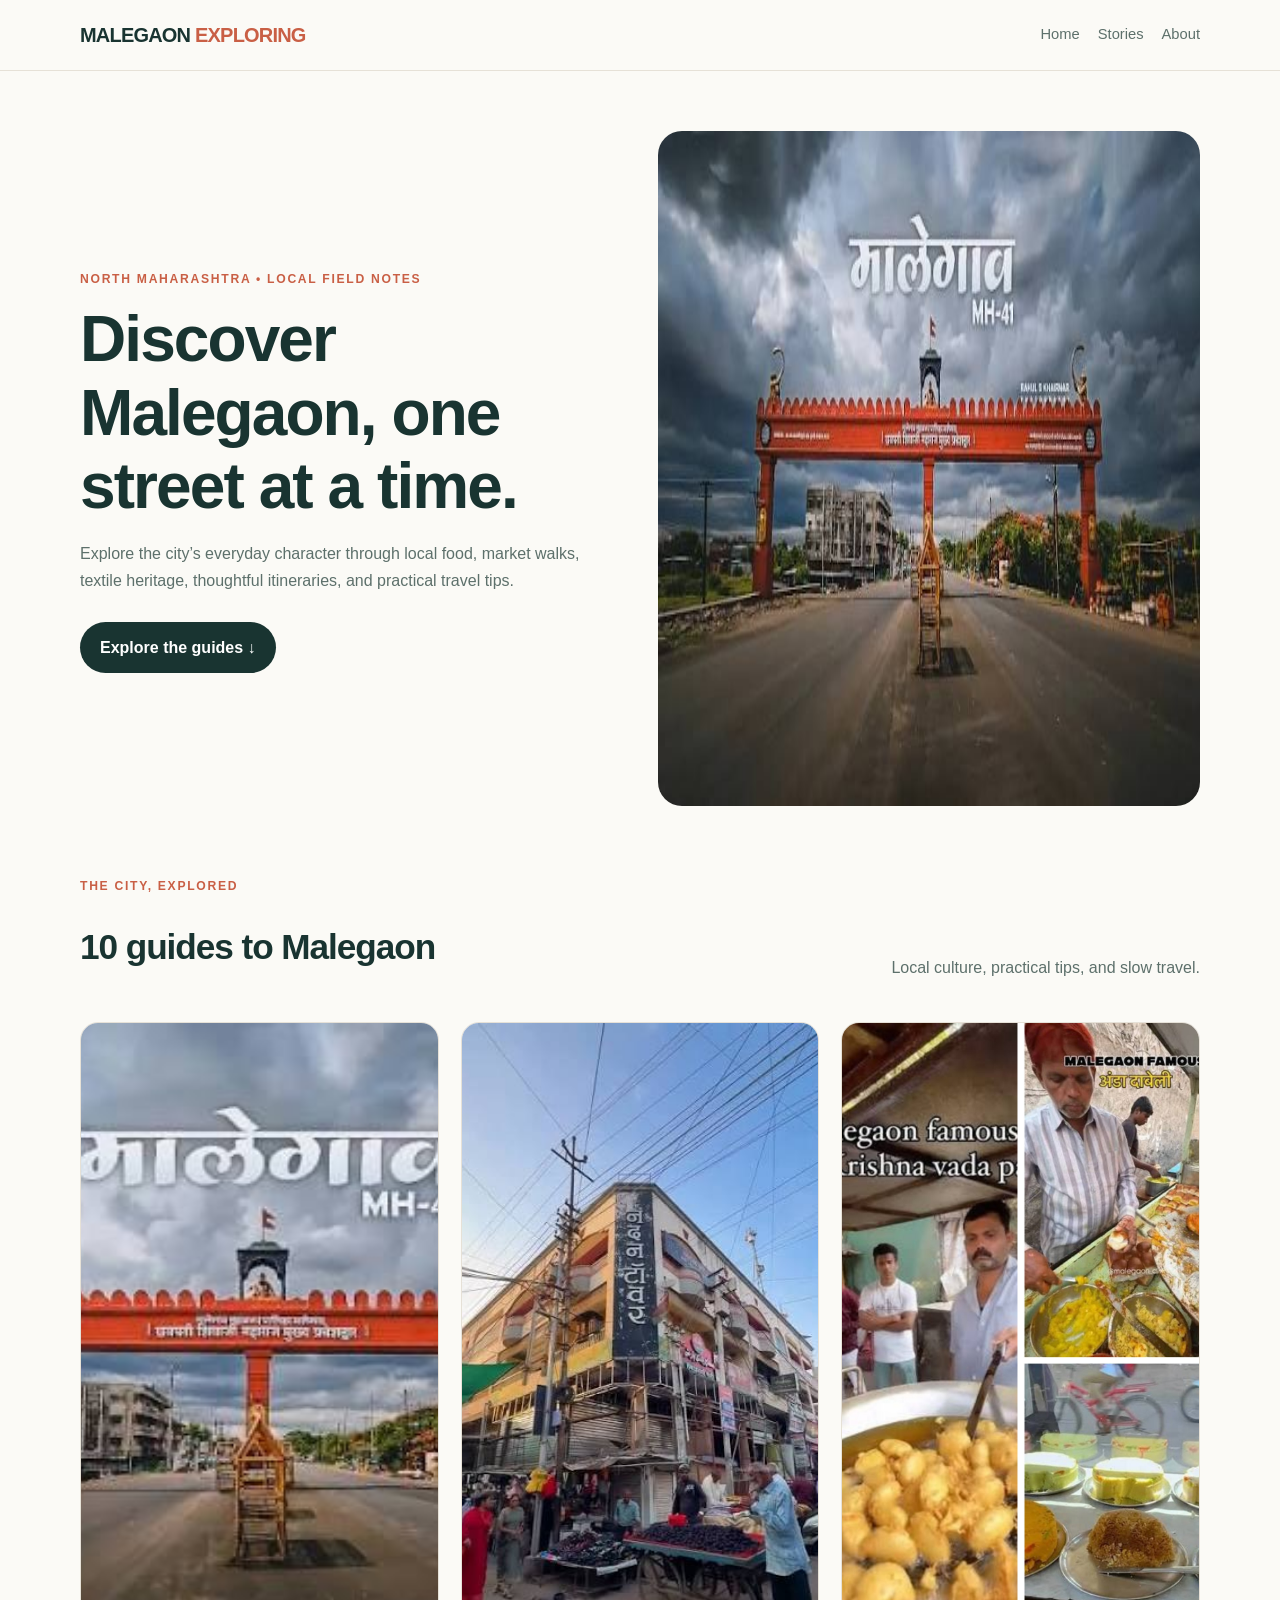
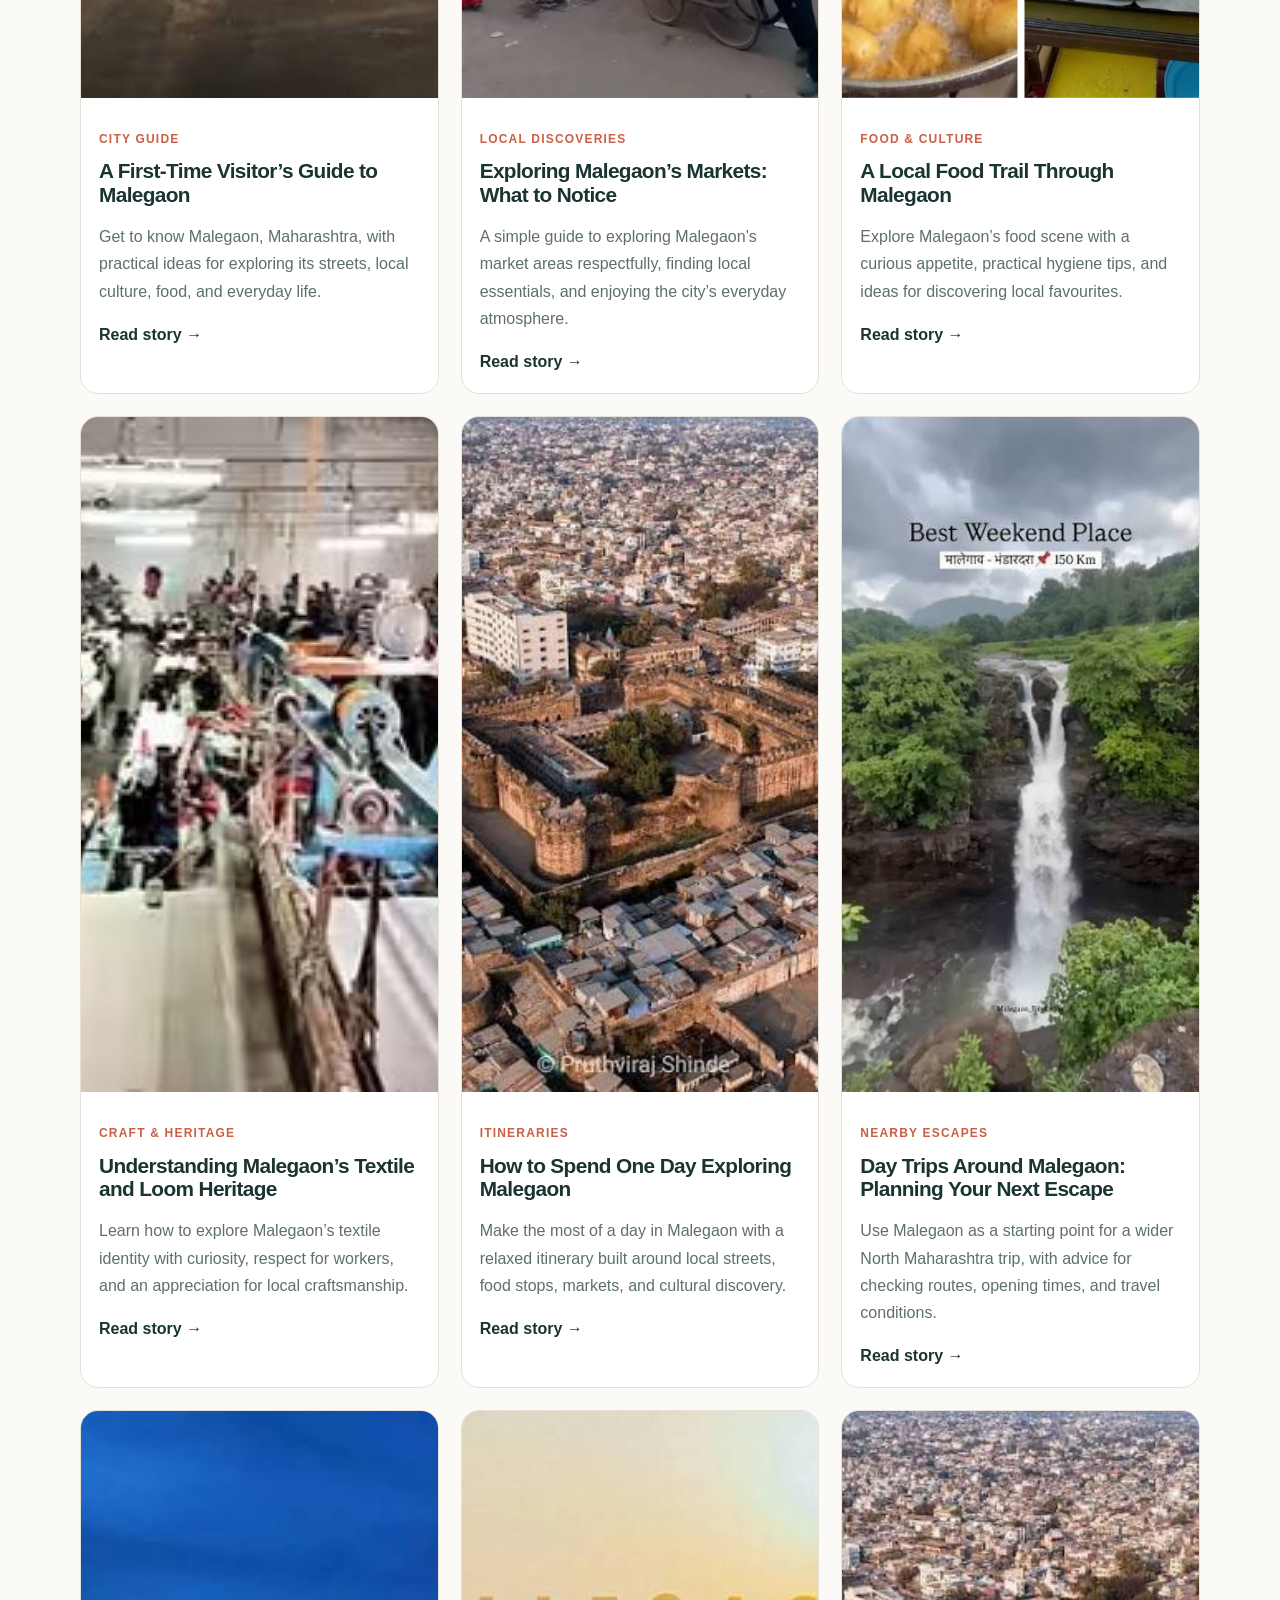
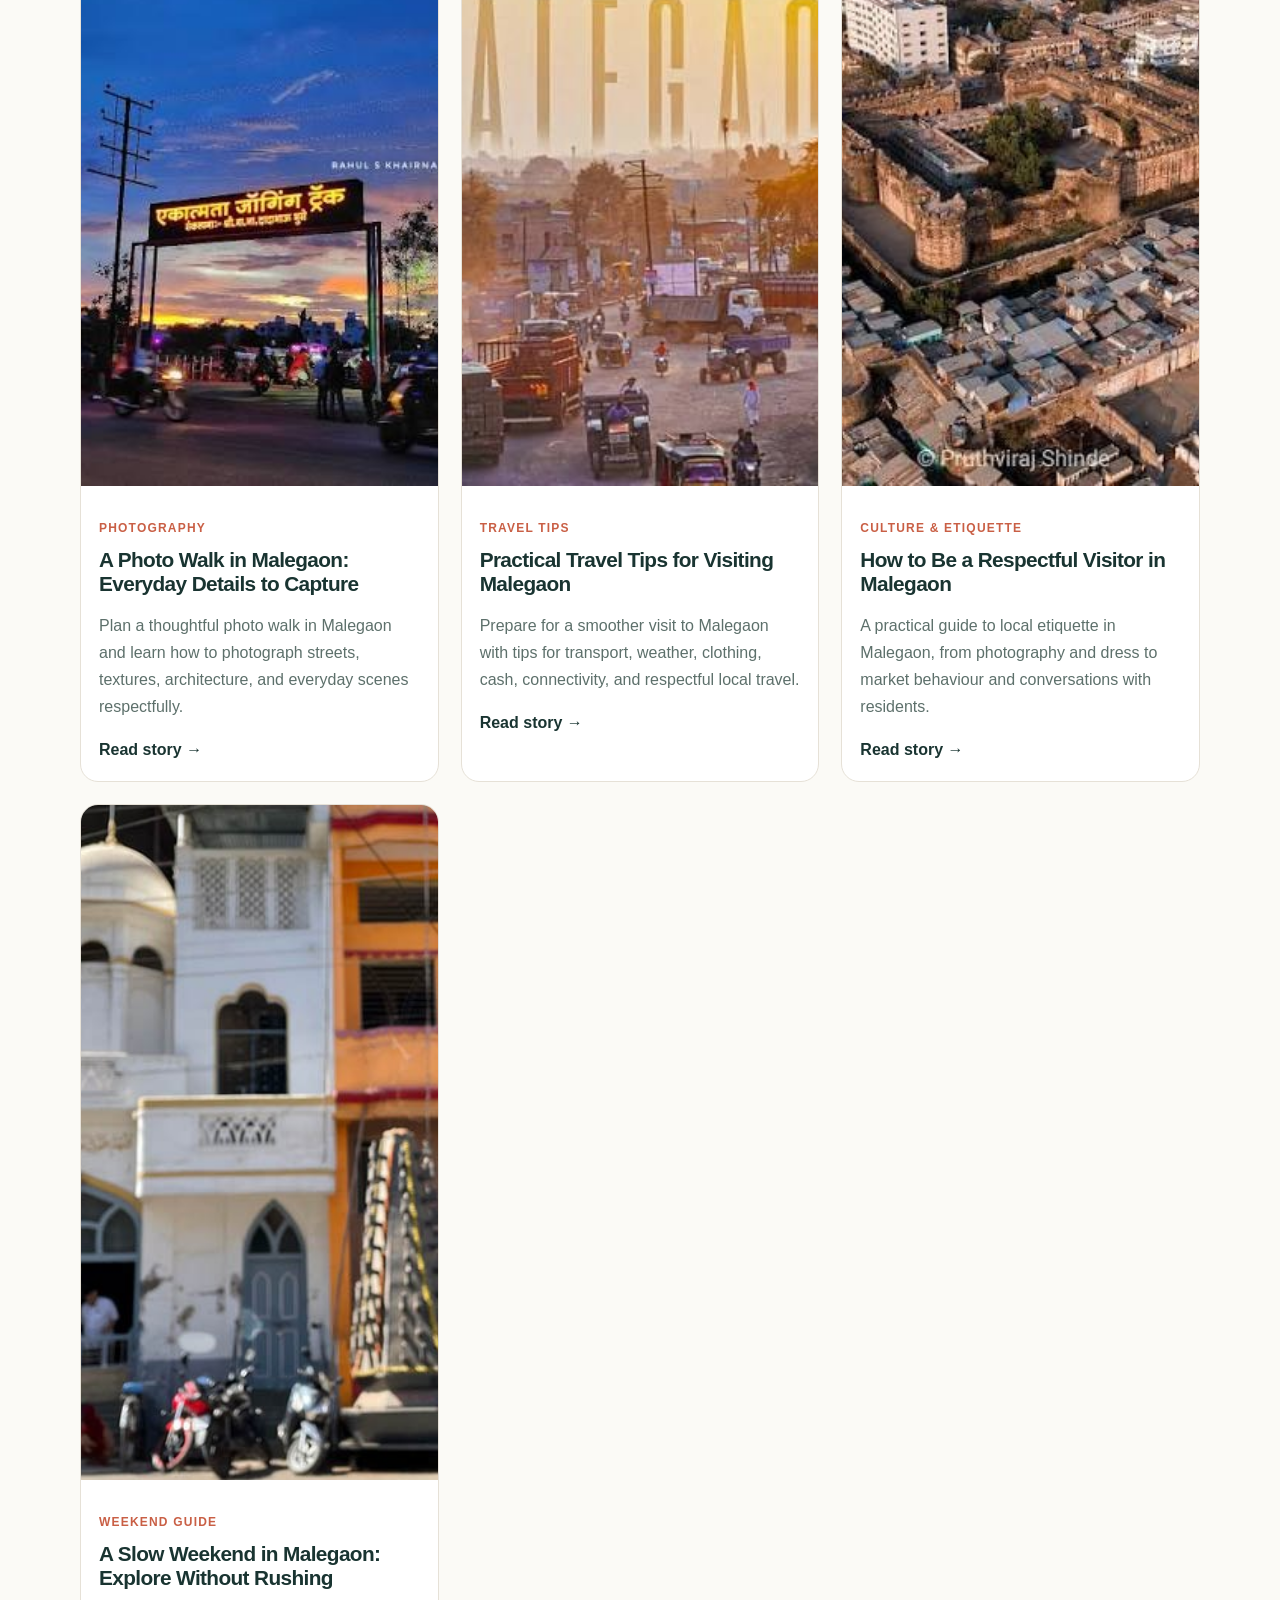
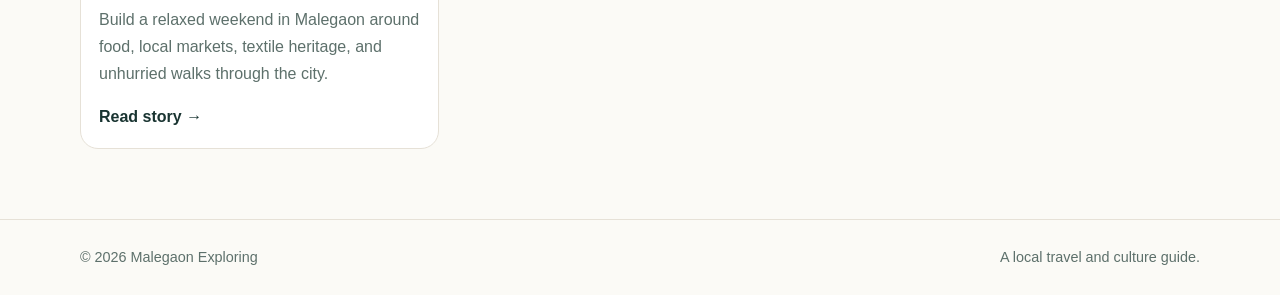
<file: index.html>
<!doctype html><html lang="en"><head><meta charset="utf-8"><meta name="viewport" content="width=device-width,initial-scale=1"><title>Malegaon Exploring | Local Travel, Food & Culture</title><meta name="description" content="Explore Malegaon, Maharashtra with local travel guides, market walks, food discoveries, textile heritage, itineraries, and practical visitor tips."><link rel="canonical" href="https://malegaon-exploring.vercel.app/"><link rel="stylesheet" href="style.css"><meta property="og:title" content="Malegaon Exploring | Local Travel, Food & Culture"><meta property="og:description" content="A local guide to exploring Malegaon, Maharashtra."><meta property="og:image" content="https://malegaon-exploring.vercel.app/post-1.jpg"></head><body><header class="top"><div class="wrap nav"><a class="brand" href="index.html">MALEGAON <span>EXPLORING</span></a><nav class="links"><a href="index.html">Home</a><a href="index.html#stories">Stories</a><a href="index.html#about">About</a></nav></div></header><main><section class="wrap hero"><div><span class="eyebrow">North Maharashtra • Local field notes</span><h1>Discover Malegaon, one street at a time.</h1><p>Explore the city’s everyday character through local food, market walks, textile heritage, thoughtful itineraries, and practical travel tips.</p><a class="button" href="#stories">Explore the guides ↓</a></div><img src="post-1.jpg" alt="Malegaon entrance gateway in Maharashtra" width="1200" height="675"></section><section class="wrap" id="stories"><div class="sectionhead"><div><span class="eyebrow">The city, explored</span><h2>10 guides to Malegaon</h2></div><p class="muted">Local culture, practical tips, and slow travel.</p></div><div class="grid"><article class="card"><a href="post-1.html"><img src="post-1.jpg" alt="Malegaon entrance gateway in Maharashtra" width="1200" height="675" loading="lazy"></a><div class="cardbody"><span class="category">City Guide</span><h2><a href="post-1.html">A First-Time Visitor’s Guide to Malegaon</a></h2><p>Get to know Malegaon, Maharashtra, with practical ideas for exploring its streets, local culture, food, and everyday life.</p><a class="read" href="post-1.html">Read story →</a></div></article><article class="card"><a href="post-2.html"><img src="post-2.jpg" alt="Busy street market in Malegaon, Maharashtra" width="1200" height="675" loading="lazy"></a><div class="cardbody"><span class="category">Local Discoveries</span><h2><a href="post-2.html">Exploring Malegaon’s Markets: What to Notice</a></h2><p>A simple guide to exploring Malegaon’s market areas respectfully, finding local essentials, and enjoying the city’s everyday atmosphere.</p><a class="read" href="post-2.html">Read story →</a></div></article><article class="card"><a href="post-3.html"><img src="post-3.jpg" alt="Popular local snacks and food stalls in Malegaon" width="1200" height="675" loading="lazy"></a><div class="cardbody"><span class="category">Food &amp; Culture</span><h2><a href="post-3.html">A Local Food Trail Through Malegaon</a></h2><p>Explore Malegaon’s food scene with a curious appetite, practical hygiene tips, and ideas for discovering local favourites.</p><a class="read" href="post-3.html">Read story →</a></div></article><article class="card"><a href="post-4.html"><img src="post-4.jpg" alt="Worker operating a powerloom in Malegaon textile workshop" width="1200" height="675" loading="lazy"></a><div class="cardbody"><span class="category">Craft &amp; Heritage</span><h2><a href="post-4.html">Understanding Malegaon’s Textile and Loom Heritage</a></h2><p>Learn how to explore Malegaon’s textile identity with curiosity, respect for workers, and an appreciation for local craftsmanship.</p><a class="read" href="post-4.html">Read story →</a></div></article><article class="card"><a href="post-5.html"><img src="post-5.jpg" alt="Aerial view of the historic fort and surrounding cityscape in Malegaon" width="1200" height="675" loading="lazy"></a><div class="cardbody"><span class="category">Itineraries</span><h2><a href="post-5.html">How to Spend One Day Exploring Malegaon</a></h2><p>Make the most of a day in Malegaon with a relaxed itinerary built around local streets, food stops, markets, and cultural discovery.</p><a class="read" href="post-5.html">Read story →</a></div></article><article class="card"><a href="post-6.html"><img src="post-6.jpg" alt="Green waterfall and landscape near Malegaon, a weekend escape" width="1200" height="675" loading="lazy"></a><div class="cardbody"><span class="category">Nearby Escapes</span><h2><a href="post-6.html">Day Trips Around Malegaon: Planning Your Next Escape</a></h2><p>Use Malegaon as a starting point for a wider North Maharashtra trip, with advice for checking routes, opening times, and travel conditions.</p><a class="read" href="post-6.html">Read story →</a></div></article><article class="card"><a href="post-7.html"><img src="post-7.jpg" alt="A local gateway in Malegaon at sunset" width="1200" height="675" loading="lazy"></a><div class="cardbody"><span class="category">Photography</span><h2><a href="post-7.html">A Photo Walk in Malegaon: Everyday Details to Capture</a></h2><p>Plan a thoughtful photo walk in Malegaon and learn how to photograph streets, textures, architecture, and everyday scenes respectfully.</p><a class="read" href="post-7.html">Read story →</a></div></article><article class="card"><a href="post-8.html"><img src="post-8.jpg" alt="Powerloom machinery inside a textile workshop in Malegaon" width="1200" height="675" loading="lazy"></a><div class="cardbody"><span class="category">Travel Tips</span><h2><a href="post-8.html">Practical Travel Tips for Visiting Malegaon</a></h2><p>Prepare for a smoother visit to Malegaon with tips for transport, weather, clothing, cash, connectivity, and respectful local travel.</p><a class="read" href="post-8.html">Read story →</a></div></article><article class="card"><a href="post-9.html"><img src="post-9.jpg" alt="Aerial view of the historic fort and surrounding cityscape in Malegaon" width="1200" height="675" loading="lazy"></a><div class="cardbody"><span class="category">Culture &amp; Etiquette</span><h2><a href="post-9.html">How to Be a Respectful Visitor in Malegaon</a></h2><p>A practical guide to local etiquette in Malegaon, from photography and dress to market behaviour and conversations with residents.</p><a class="read" href="post-9.html">Read story →</a></div></article><article class="card"><a href="post-10.html"><img src="post-10.jpg" alt="Local mosque and temple architecture in Malegaon" width="1200" height="675" loading="lazy"></a><div class="cardbody"><span class="category">Weekend Guide</span><h2><a href="post-10.html">A Slow Weekend in Malegaon: Explore Without Rushing</a></h2><p>Build a relaxed weekend in Malegaon around food, local markets, textile heritage, and unhurried walks through the city.</p><a class="read" href="post-10.html">Read story →</a></div></article></div></section></main><footer class="footer" id="about"><div class="wrap footerin"><span>© 2026 Malegaon Exploring</span><span>A local travel and culture guide.</span></div></footer></body></html>
</file>
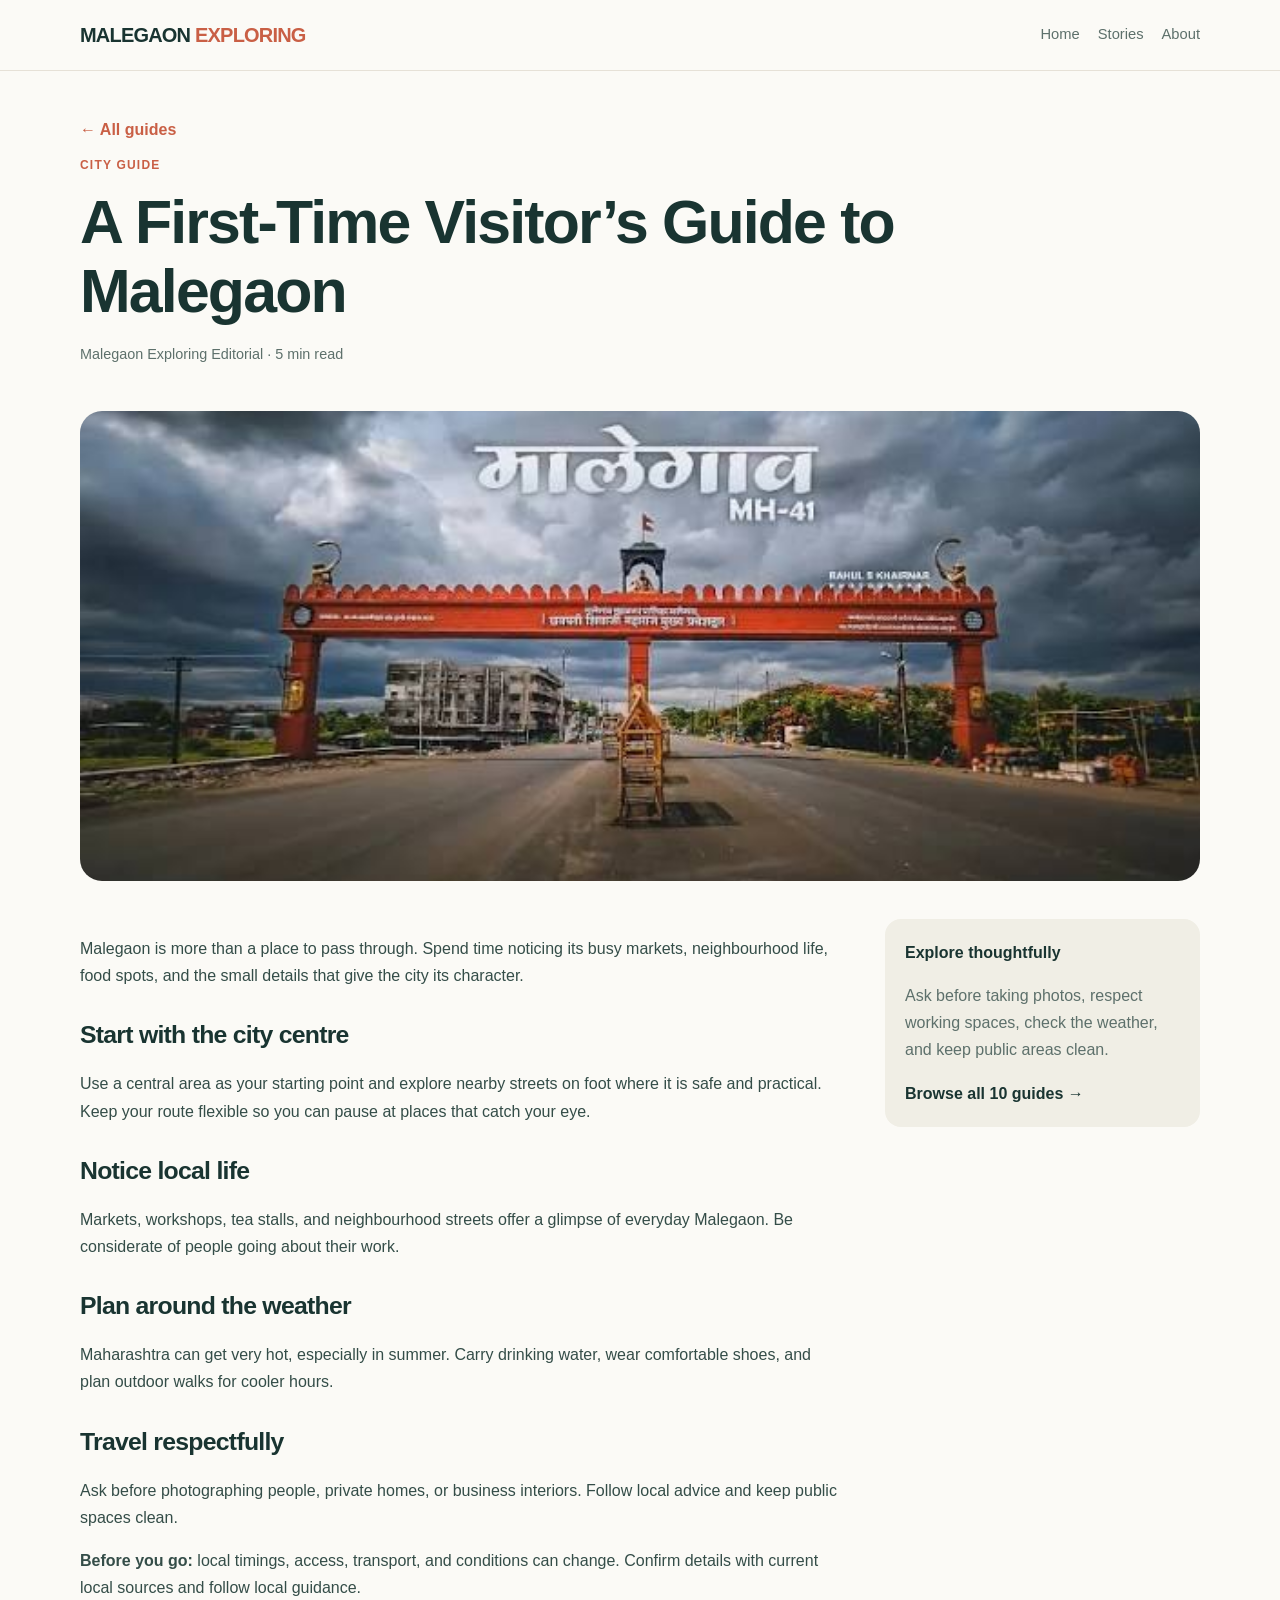
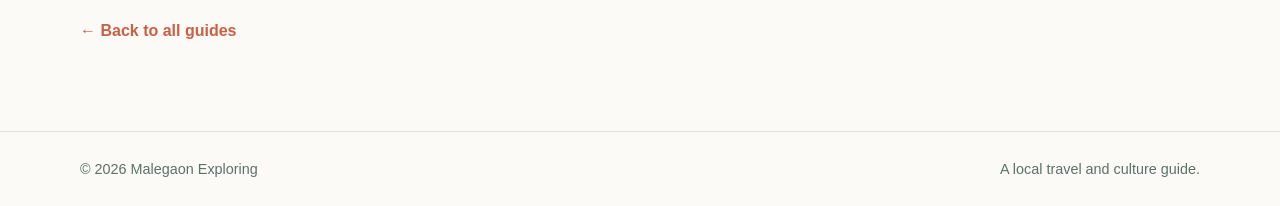
<file: post-1.html>
<!doctype html><html lang="en"><head><meta charset="utf-8"><meta name="viewport" content="width=device-width,initial-scale=1"><title>A First-Time Visitor’s Guide to Malegaon | Malegaon Exploring</title><meta name="description" content="Get to know Malegaon, Maharashtra, with practical ideas for exploring its streets, local culture, food, and everyday life."><link rel="canonical" href="https://malegaon-exploring.vercel.app/post-1.html"><link rel="stylesheet" href="style.css"><meta property="og:type" content="article"><meta property="og:title" content="A First-Time Visitor’s Guide to Malegaon"><meta property="og:description" content="Get to know Malegaon, Maharashtra, with practical ideas for exploring its streets, local culture, food, and everyday life."><meta property="og:image" content="https://malegaon-exploring.vercel.app/post-1.jpg"></head><body><header class="top"><div class="wrap nav"><a class="brand" href="index.html">MALEGAON <span>EXPLORING</span></a><nav class="links"><a href="index.html">Home</a><a href="index.html#stories">Stories</a><a href="index.html#about">About</a></nav></div></header><main class="wrap"><header class="articlehead"><a class="back" href="index.html">← All guides</a><p class="category">City Guide</p><h1>A First-Time Visitor’s Guide to Malegaon</h1><p class="meta">Malegaon Exploring Editorial · 5 min read</p></header><img class="feature" src="post-1.jpg" alt="Malegaon entrance gateway in Maharashtra" width="1200" height="675"><div class="articlegrid"><article class="content"><p>Malegaon is more than a place to pass through. Spend time noticing its busy markets, neighbourhood life, food spots, and the small details that give the city its character.</p><h2>Start with the city centre</h2><p>Use a central area as your starting point and explore nearby streets on foot where it is safe and practical. Keep your route flexible so you can pause at places that catch your eye.</p><h2>Notice local life</h2><p>Markets, workshops, tea stalls, and neighbourhood streets offer a glimpse of everyday Malegaon. Be considerate of people going about their work.</p><h2>Plan around the weather</h2><p>Maharashtra can get very hot, especially in summer. Carry drinking water, wear comfortable shoes, and plan outdoor walks for cooler hours.</p><h2>Travel respectfully</h2><p>Ask before photographing people, private homes, or business interiors. Follow local advice and keep public spaces clean.</p><p><strong>Before you go:</strong> local timings, access, transport, and conditions can change. Confirm details with current local sources and follow local guidance.</p><p><a class="back" href="index.html">← Back to all guides</a></p></article><aside class="aside"><strong>Explore thoughtfully</strong><p class="muted">Ask before taking photos, respect working spaces, check the weather, and keep public areas clean.</p><a class="read" href="index.html#stories">Browse all 10 guides →</a></aside></div></main><footer class="footer" id="about"><div class="wrap footerin"><span>© 2026 Malegaon Exploring</span><span>A local travel and culture guide.</span></div></footer></body></html>
</file>
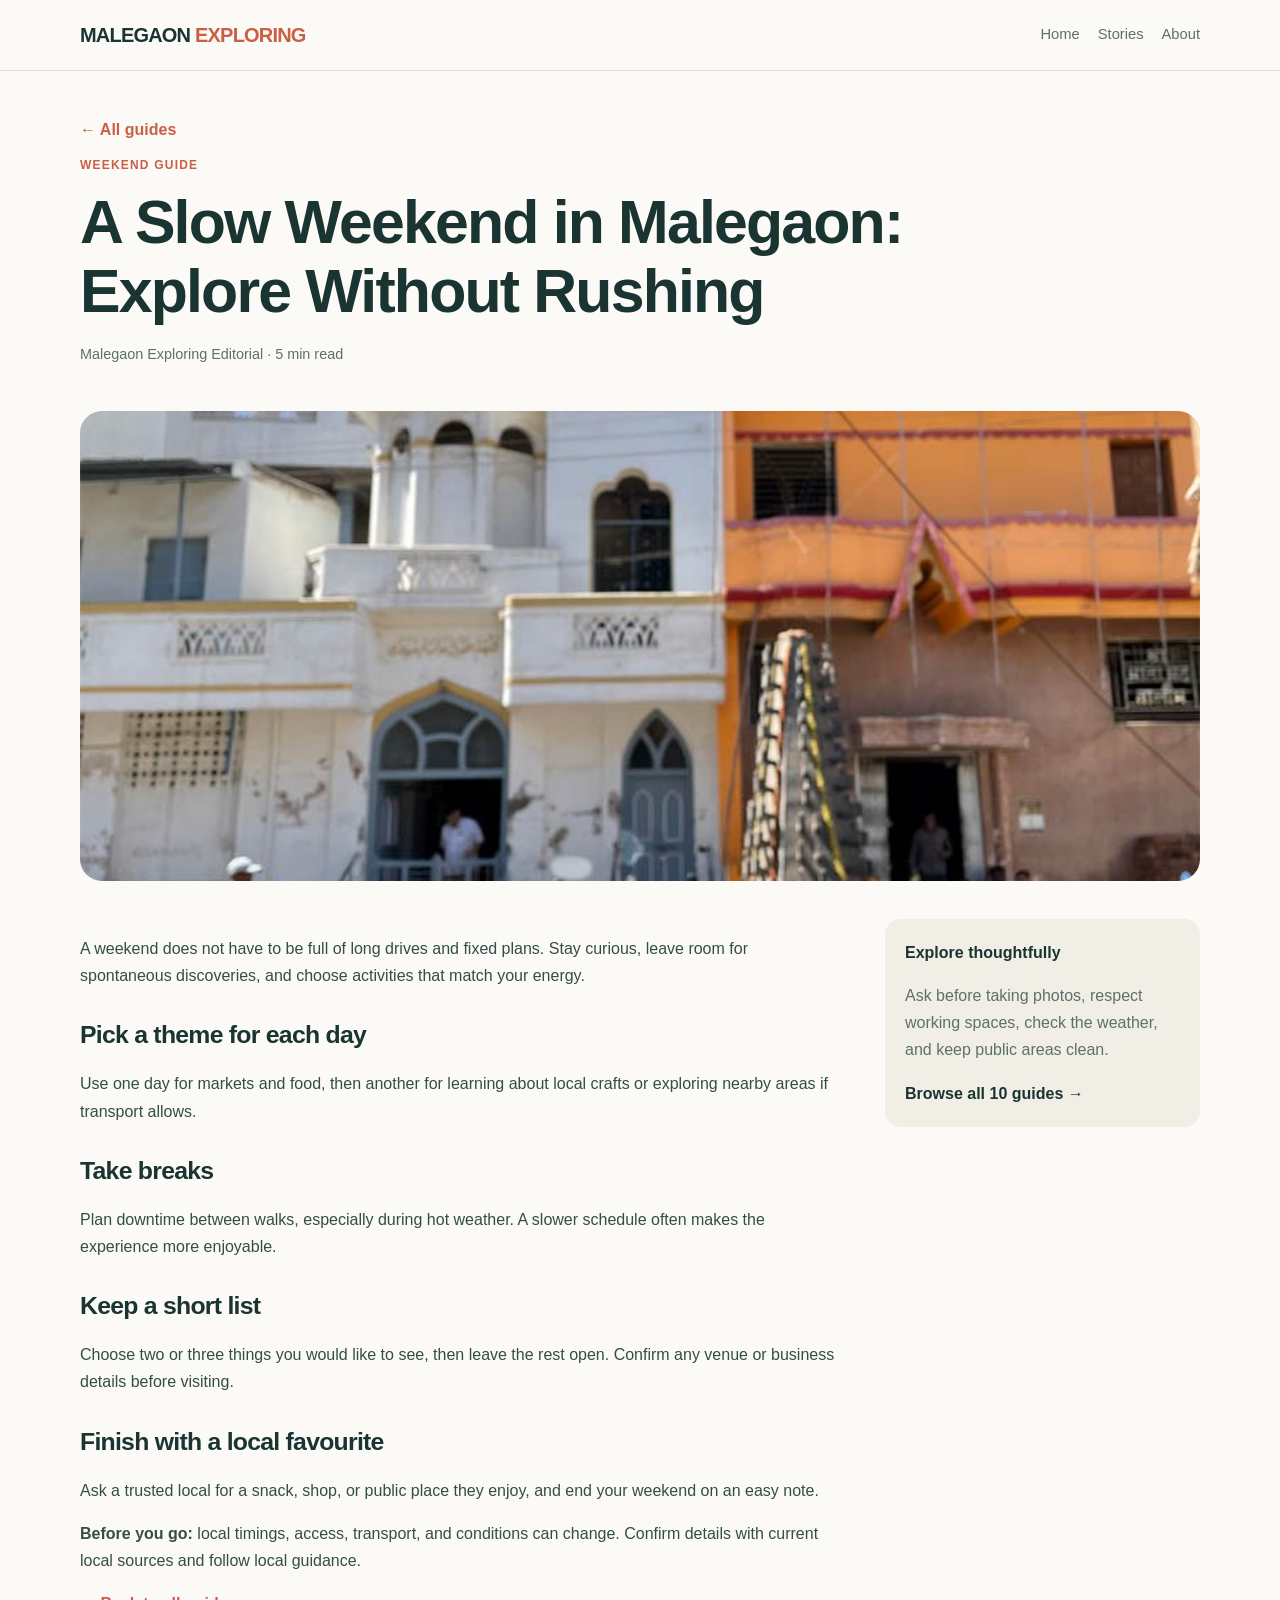
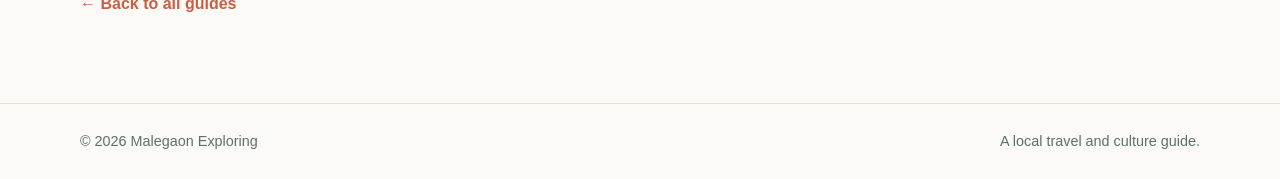
<file: post-10.html>
<!doctype html><html lang="en"><head><meta charset="utf-8"><meta name="viewport" content="width=device-width,initial-scale=1"><title>A Slow Weekend in Malegaon: Explore Without Rushing | Malegaon Exploring</title><meta name="description" content="Build a relaxed weekend in Malegaon around food, local markets, textile heritage, and unhurried walks through the city."><link rel="canonical" href="https://malegaon-exploring.vercel.app/post-10.html"><link rel="stylesheet" href="style.css"><meta property="og:type" content="article"><meta property="og:title" content="A Slow Weekend in Malegaon: Explore Without Rushing"><meta property="og:description" content="Build a relaxed weekend in Malegaon around food, local markets, textile heritage, and unhurried walks through the city."><meta property="og:image" content="https://malegaon-exploring.vercel.app/post-10.jpg"></head><body><header class="top"><div class="wrap nav"><a class="brand" href="index.html">MALEGAON <span>EXPLORING</span></a><nav class="links"><a href="index.html">Home</a><a href="index.html#stories">Stories</a><a href="index.html#about">About</a></nav></div></header><main class="wrap"><header class="articlehead"><a class="back" href="index.html">← All guides</a><p class="category">Weekend Guide</p><h1>A Slow Weekend in Malegaon: Explore Without Rushing</h1><p class="meta">Malegaon Exploring Editorial · 5 min read</p></header><img class="feature" src="post-10.jpg" alt="Local mosque and temple architecture in Malegaon" width="1200" height="675"><div class="articlegrid"><article class="content"><p>A weekend does not have to be full of long drives and fixed plans. Stay curious, leave room for spontaneous discoveries, and choose activities that match your energy.</p><h2>Pick a theme for each day</h2><p>Use one day for markets and food, then another for learning about local crafts or exploring nearby areas if transport allows.</p><h2>Take breaks</h2><p>Plan downtime between walks, especially during hot weather. A slower schedule often makes the experience more enjoyable.</p><h2>Keep a short list</h2><p>Choose two or three things you would like to see, then leave the rest open. Confirm any venue or business details before visiting.</p><h2>Finish with a local favourite</h2><p>Ask a trusted local for a snack, shop, or public place they enjoy, and end your weekend on an easy note.</p><p><strong>Before you go:</strong> local timings, access, transport, and conditions can change. Confirm details with current local sources and follow local guidance.</p><p><a class="back" href="index.html">← Back to all guides</a></p></article><aside class="aside"><strong>Explore thoughtfully</strong><p class="muted">Ask before taking photos, respect working spaces, check the weather, and keep public areas clean.</p><a class="read" href="index.html#stories">Browse all 10 guides →</a></aside></div></main><footer class="footer" id="about"><div class="wrap footerin"><span>© 2026 Malegaon Exploring</span><span>A local travel and culture guide.</span></div></footer></body></html>
</file>
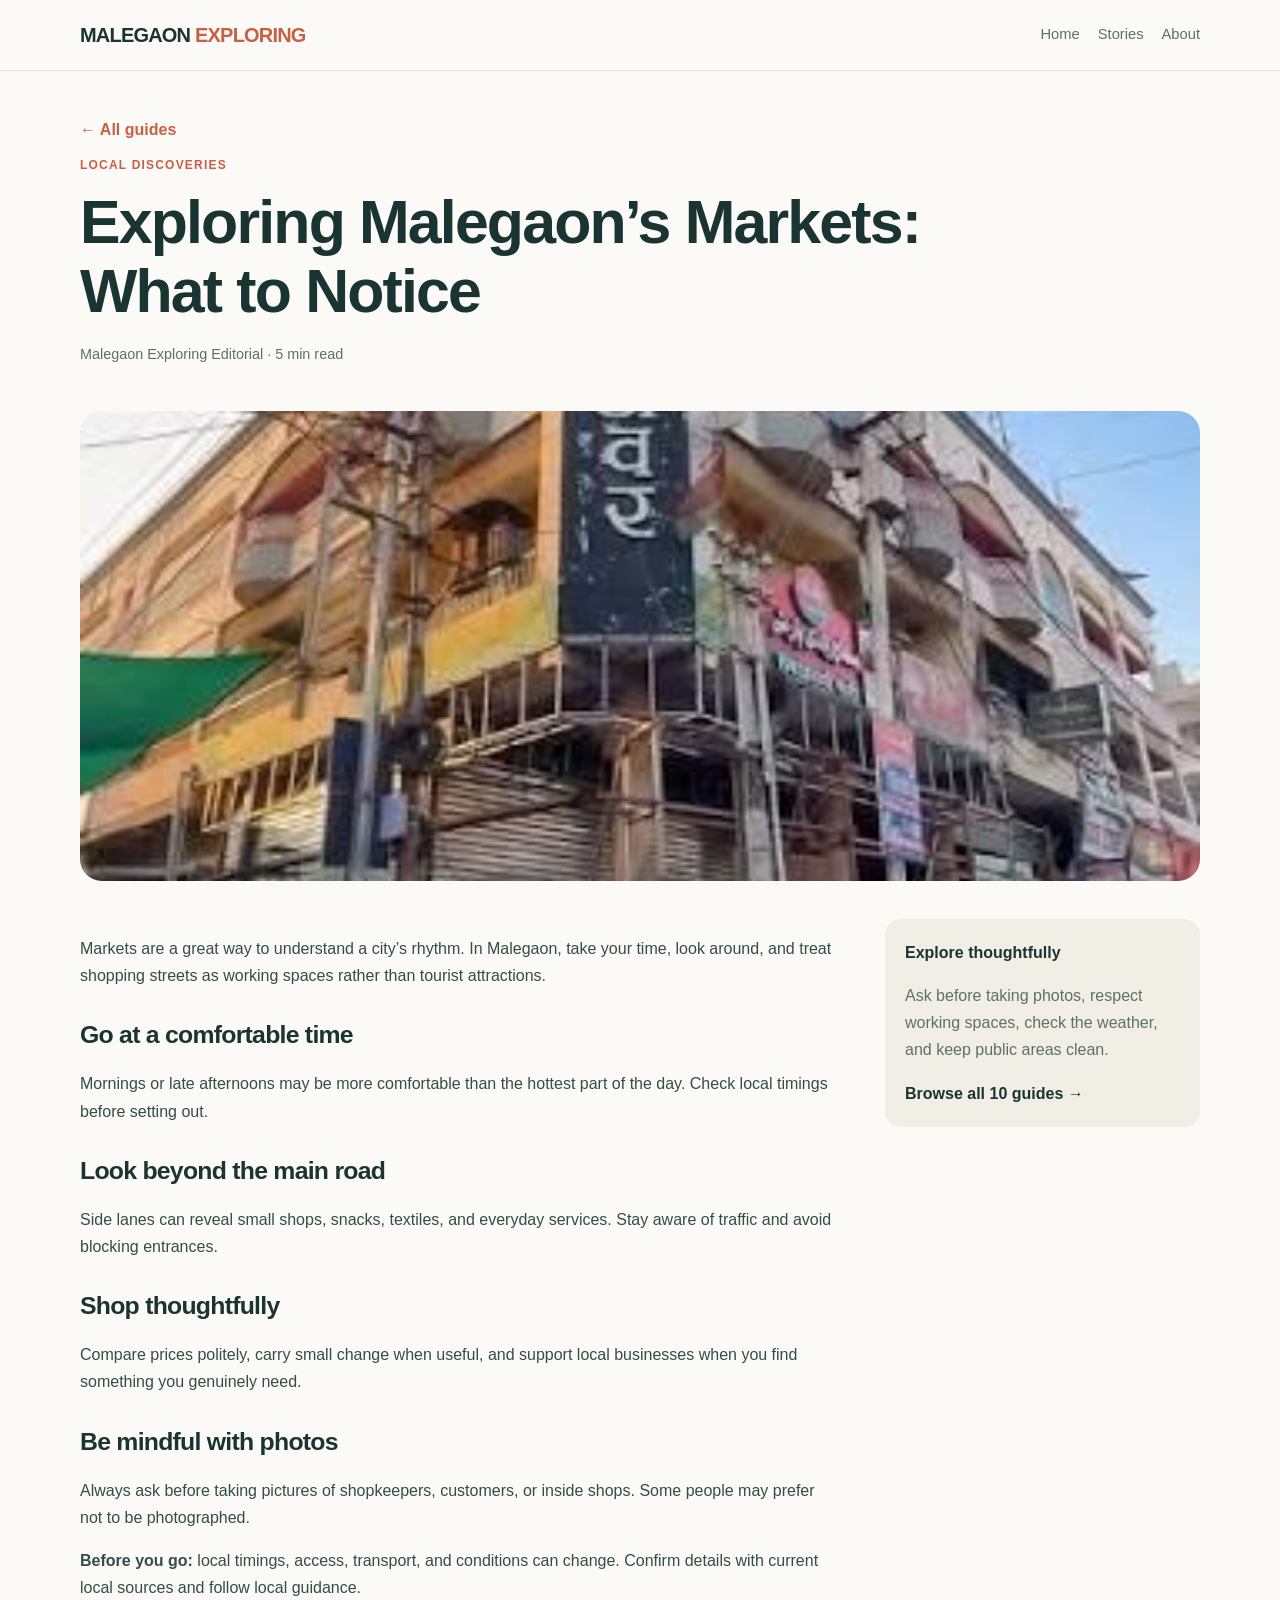
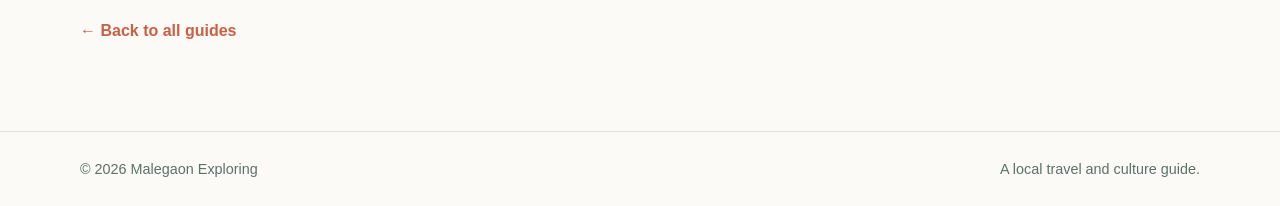
<file: post-2.html>
<!doctype html><html lang="en"><head><meta charset="utf-8"><meta name="viewport" content="width=device-width,initial-scale=1"><title>Exploring Malegaon’s Markets: What to Notice | Malegaon Exploring</title><meta name="description" content="A simple guide to exploring Malegaon’s market areas respectfully, finding local essentials, and enjoying the city’s everyday atmosphere."><link rel="canonical" href="https://malegaon-exploring.vercel.app/post-2.html"><link rel="stylesheet" href="style.css"><meta property="og:type" content="article"><meta property="og:title" content="Exploring Malegaon’s Markets: What to Notice"><meta property="og:description" content="A simple guide to exploring Malegaon’s market areas respectfully, finding local essentials, and enjoying the city’s everyday atmosphere."><meta property="og:image" content="https://malegaon-exploring.vercel.app/post-2.jpg"></head><body><header class="top"><div class="wrap nav"><a class="brand" href="index.html">MALEGAON <span>EXPLORING</span></a><nav class="links"><a href="index.html">Home</a><a href="index.html#stories">Stories</a><a href="index.html#about">About</a></nav></div></header><main class="wrap"><header class="articlehead"><a class="back" href="index.html">← All guides</a><p class="category">Local Discoveries</p><h1>Exploring Malegaon’s Markets: What to Notice</h1><p class="meta">Malegaon Exploring Editorial · 5 min read</p></header><img class="feature" src="post-2.jpg" alt="Busy street market in Malegaon, Maharashtra" width="1200" height="675"><div class="articlegrid"><article class="content"><p>Markets are a great way to understand a city’s rhythm. In Malegaon, take your time, look around, and treat shopping streets as working spaces rather than tourist attractions.</p><h2>Go at a comfortable time</h2><p>Mornings or late afternoons may be more comfortable than the hottest part of the day. Check local timings before setting out.</p><h2>Look beyond the main road</h2><p>Side lanes can reveal small shops, snacks, textiles, and everyday services. Stay aware of traffic and avoid blocking entrances.</p><h2>Shop thoughtfully</h2><p>Compare prices politely, carry small change when useful, and support local businesses when you find something you genuinely need.</p><h2>Be mindful with photos</h2><p>Always ask before taking pictures of shopkeepers, customers, or inside shops. Some people may prefer not to be photographed.</p><p><strong>Before you go:</strong> local timings, access, transport, and conditions can change. Confirm details with current local sources and follow local guidance.</p><p><a class="back" href="index.html">← Back to all guides</a></p></article><aside class="aside"><strong>Explore thoughtfully</strong><p class="muted">Ask before taking photos, respect working spaces, check the weather, and keep public areas clean.</p><a class="read" href="index.html#stories">Browse all 10 guides →</a></aside></div></main><footer class="footer" id="about"><div class="wrap footerin"><span>© 2026 Malegaon Exploring</span><span>A local travel and culture guide.</span></div></footer></body></html>
</file>
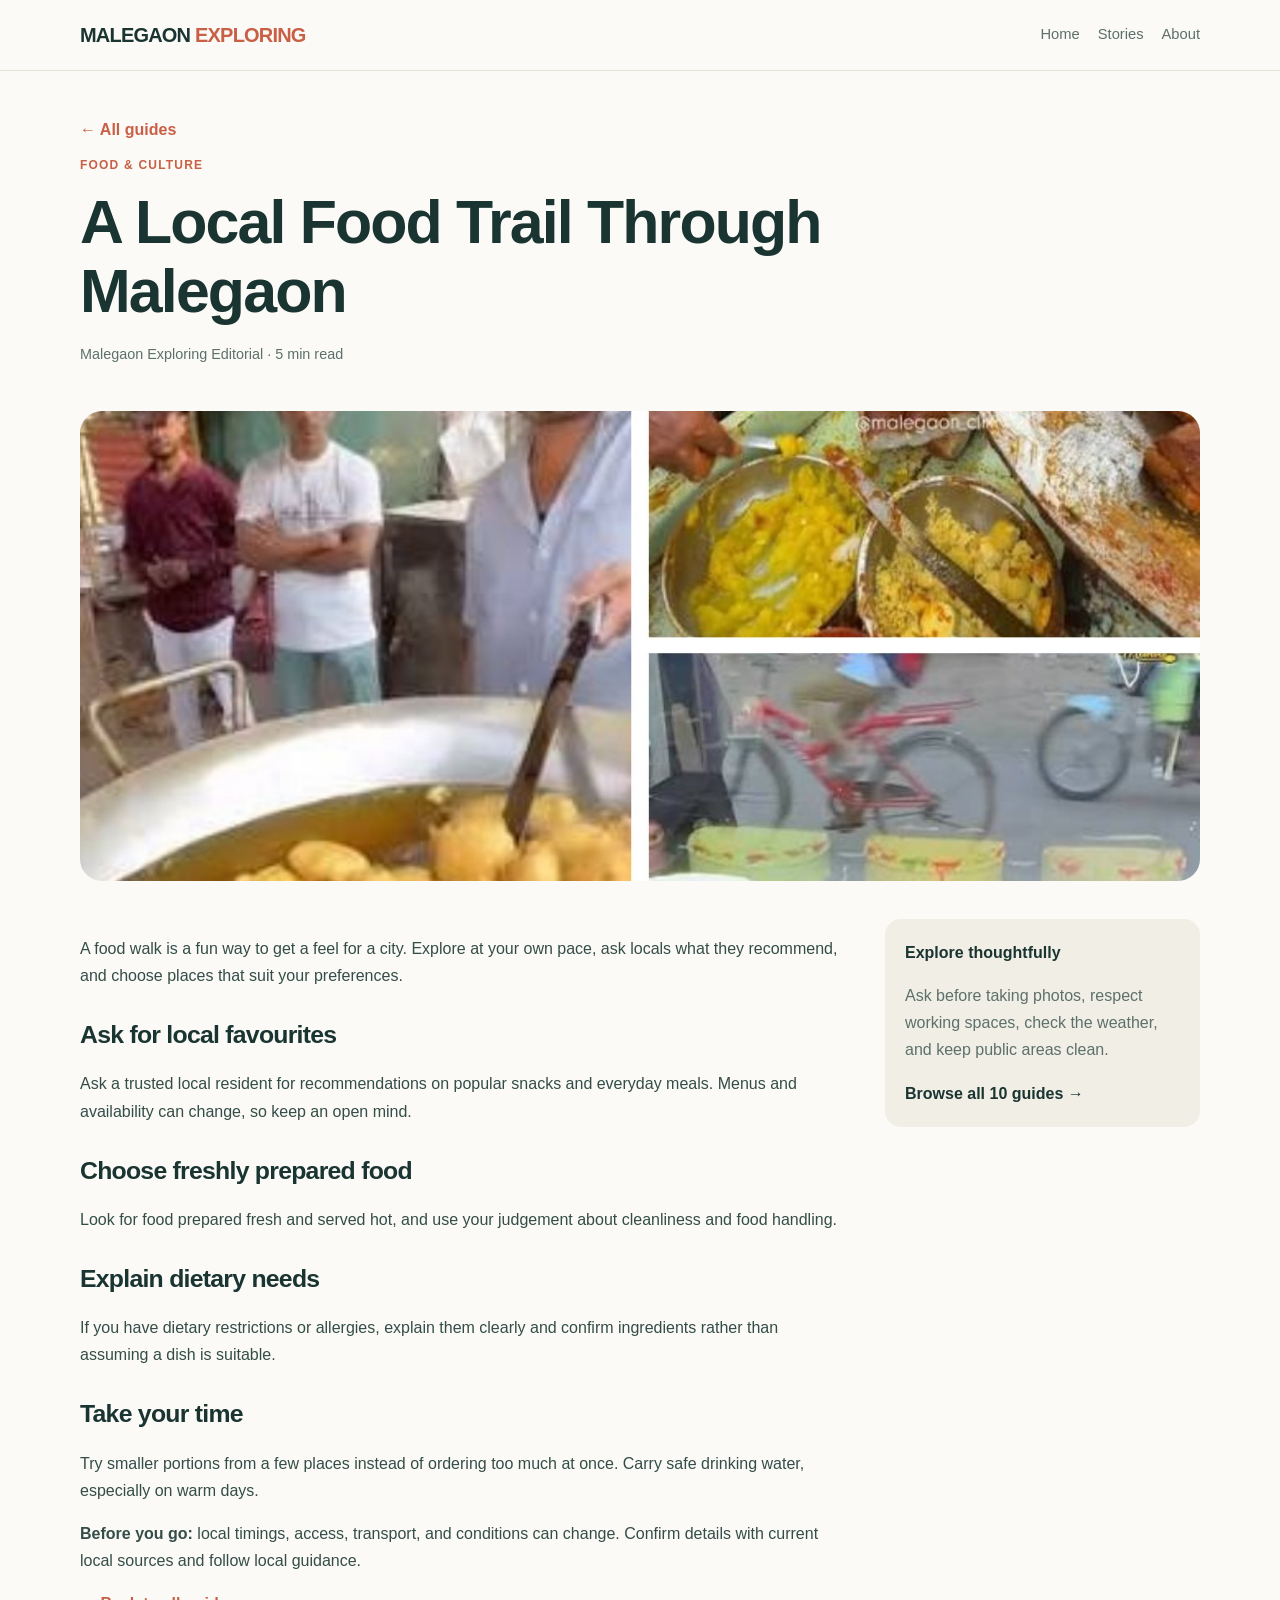
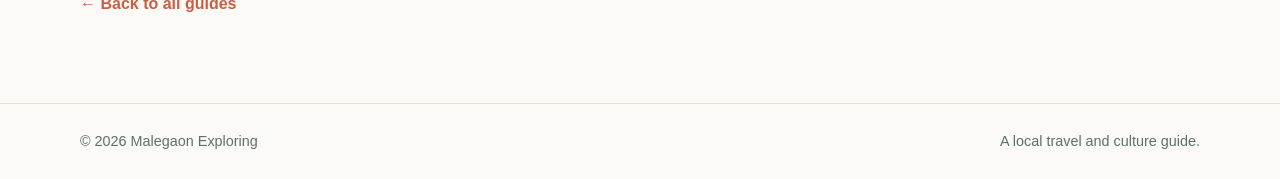
<file: post-3.html>
<!doctype html><html lang="en"><head><meta charset="utf-8"><meta name="viewport" content="width=device-width,initial-scale=1"><title>A Local Food Trail Through Malegaon | Malegaon Exploring</title><meta name="description" content="Explore Malegaon’s food scene with a curious appetite, practical hygiene tips, and ideas for discovering local favourites."><link rel="canonical" href="https://malegaon-exploring.vercel.app/post-3.html"><link rel="stylesheet" href="style.css"><meta property="og:type" content="article"><meta property="og:title" content="A Local Food Trail Through Malegaon"><meta property="og:description" content="Explore Malegaon’s food scene with a curious appetite, practical hygiene tips, and ideas for discovering local favourites."><meta property="og:image" content="https://malegaon-exploring.vercel.app/post-3.jpg"></head><body><header class="top"><div class="wrap nav"><a class="brand" href="index.html">MALEGAON <span>EXPLORING</span></a><nav class="links"><a href="index.html">Home</a><a href="index.html#stories">Stories</a><a href="index.html#about">About</a></nav></div></header><main class="wrap"><header class="articlehead"><a class="back" href="index.html">← All guides</a><p class="category">Food &amp; Culture</p><h1>A Local Food Trail Through Malegaon</h1><p class="meta">Malegaon Exploring Editorial · 5 min read</p></header><img class="feature" src="post-3.jpg" alt="Popular local snacks and food stalls in Malegaon" width="1200" height="675"><div class="articlegrid"><article class="content"><p>A food walk is a fun way to get a feel for a city. Explore at your own pace, ask locals what they recommend, and choose places that suit your preferences.</p><h2>Ask for local favourites</h2><p>Ask a trusted local resident for recommendations on popular snacks and everyday meals. Menus and availability can change, so keep an open mind.</p><h2>Choose freshly prepared food</h2><p>Look for food prepared fresh and served hot, and use your judgement about cleanliness and food handling.</p><h2>Explain dietary needs</h2><p>If you have dietary restrictions or allergies, explain them clearly and confirm ingredients rather than assuming a dish is suitable.</p><h2>Take your time</h2><p>Try smaller portions from a few places instead of ordering too much at once. Carry safe drinking water, especially on warm days.</p><p><strong>Before you go:</strong> local timings, access, transport, and conditions can change. Confirm details with current local sources and follow local guidance.</p><p><a class="back" href="index.html">← Back to all guides</a></p></article><aside class="aside"><strong>Explore thoughtfully</strong><p class="muted">Ask before taking photos, respect working spaces, check the weather, and keep public areas clean.</p><a class="read" href="index.html#stories">Browse all 10 guides →</a></aside></div></main><footer class="footer" id="about"><div class="wrap footerin"><span>© 2026 Malegaon Exploring</span><span>A local travel and culture guide.</span></div></footer></body></html>
</file>
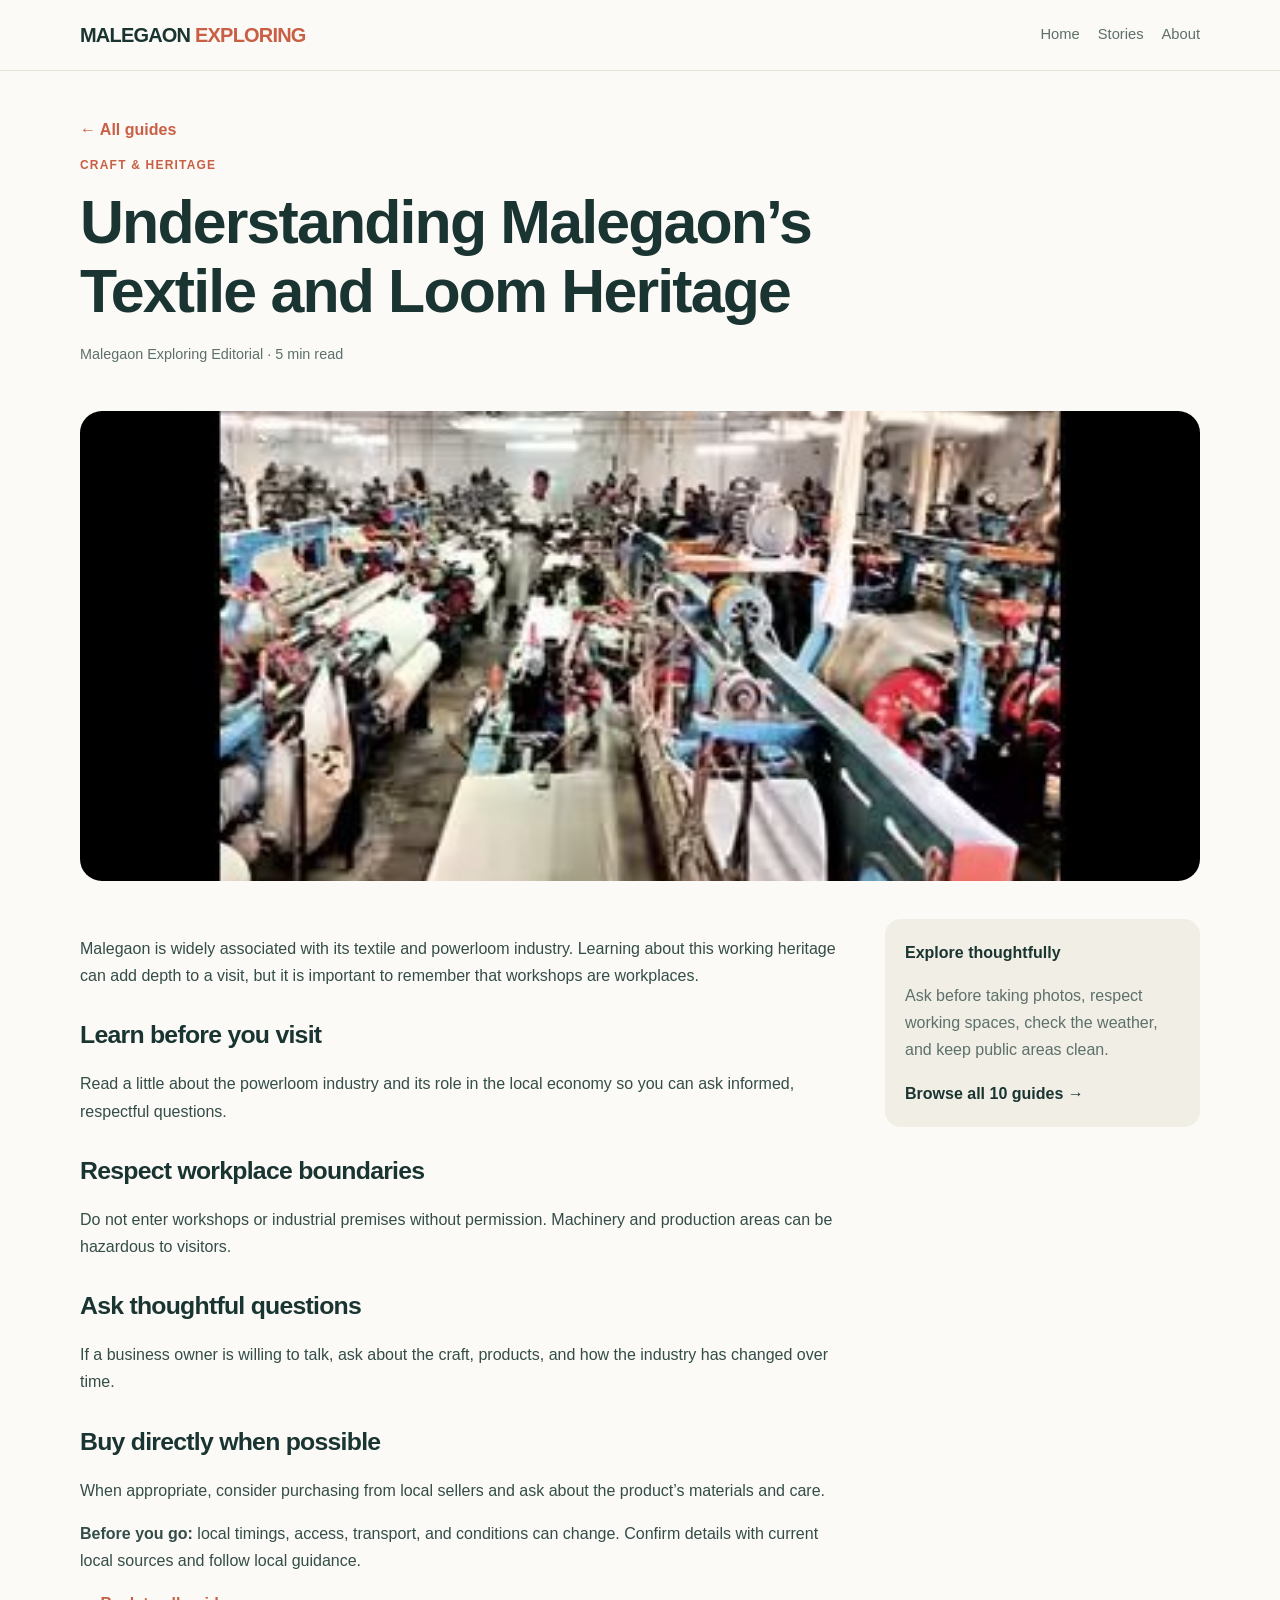
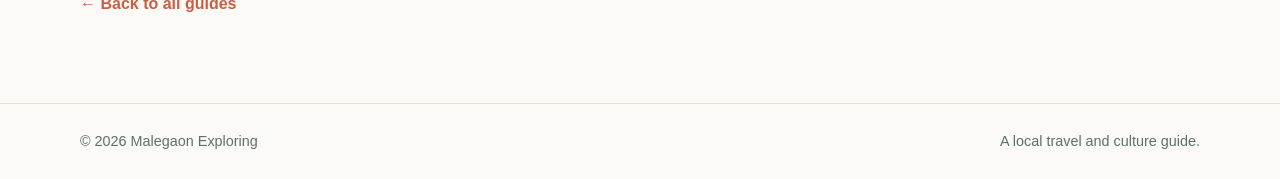
<file: post-4.html>
<!doctype html><html lang="en"><head><meta charset="utf-8"><meta name="viewport" content="width=device-width,initial-scale=1"><title>Understanding Malegaon’s Textile and Loom Heritage | Malegaon Exploring</title><meta name="description" content="Learn how to explore Malegaon’s textile identity with curiosity, respect for workers, and an appreciation for local craftsmanship."><link rel="canonical" href="https://malegaon-exploring.vercel.app/post-4.html"><link rel="stylesheet" href="style.css"><meta property="og:type" content="article"><meta property="og:title" content="Understanding Malegaon’s Textile and Loom Heritage"><meta property="og:description" content="Learn how to explore Malegaon’s textile identity with curiosity, respect for workers, and an appreciation for local craftsmanship."><meta property="og:image" content="https://malegaon-exploring.vercel.app/post-4.jpg"></head><body><header class="top"><div class="wrap nav"><a class="brand" href="index.html">MALEGAON <span>EXPLORING</span></a><nav class="links"><a href="index.html">Home</a><a href="index.html#stories">Stories</a><a href="index.html#about">About</a></nav></div></header><main class="wrap"><header class="articlehead"><a class="back" href="index.html">← All guides</a><p class="category">Craft &amp; Heritage</p><h1>Understanding Malegaon’s Textile and Loom Heritage</h1><p class="meta">Malegaon Exploring Editorial · 5 min read</p></header><img class="feature" src="post-4.jpg" alt="Worker operating a powerloom in Malegaon textile workshop" width="1200" height="675"><div class="articlegrid"><article class="content"><p>Malegaon is widely associated with its textile and powerloom industry. Learning about this working heritage can add depth to a visit, but it is important to remember that workshops are workplaces.</p><h2>Learn before you visit</h2><p>Read a little about the powerloom industry and its role in the local economy so you can ask informed, respectful questions.</p><h2>Respect workplace boundaries</h2><p>Do not enter workshops or industrial premises without permission. Machinery and production areas can be hazardous to visitors.</p><h2>Ask thoughtful questions</h2><p>If a business owner is willing to talk, ask about the craft, products, and how the industry has changed over time.</p><h2>Buy directly when possible</h2><p>When appropriate, consider purchasing from local sellers and ask about the product’s materials and care.</p><p><strong>Before you go:</strong> local timings, access, transport, and conditions can change. Confirm details with current local sources and follow local guidance.</p><p><a class="back" href="index.html">← Back to all guides</a></p></article><aside class="aside"><strong>Explore thoughtfully</strong><p class="muted">Ask before taking photos, respect working spaces, check the weather, and keep public areas clean.</p><a class="read" href="index.html#stories">Browse all 10 guides →</a></aside></div></main><footer class="footer" id="about"><div class="wrap footerin"><span>© 2026 Malegaon Exploring</span><span>A local travel and culture guide.</span></div></footer></body></html>
</file>
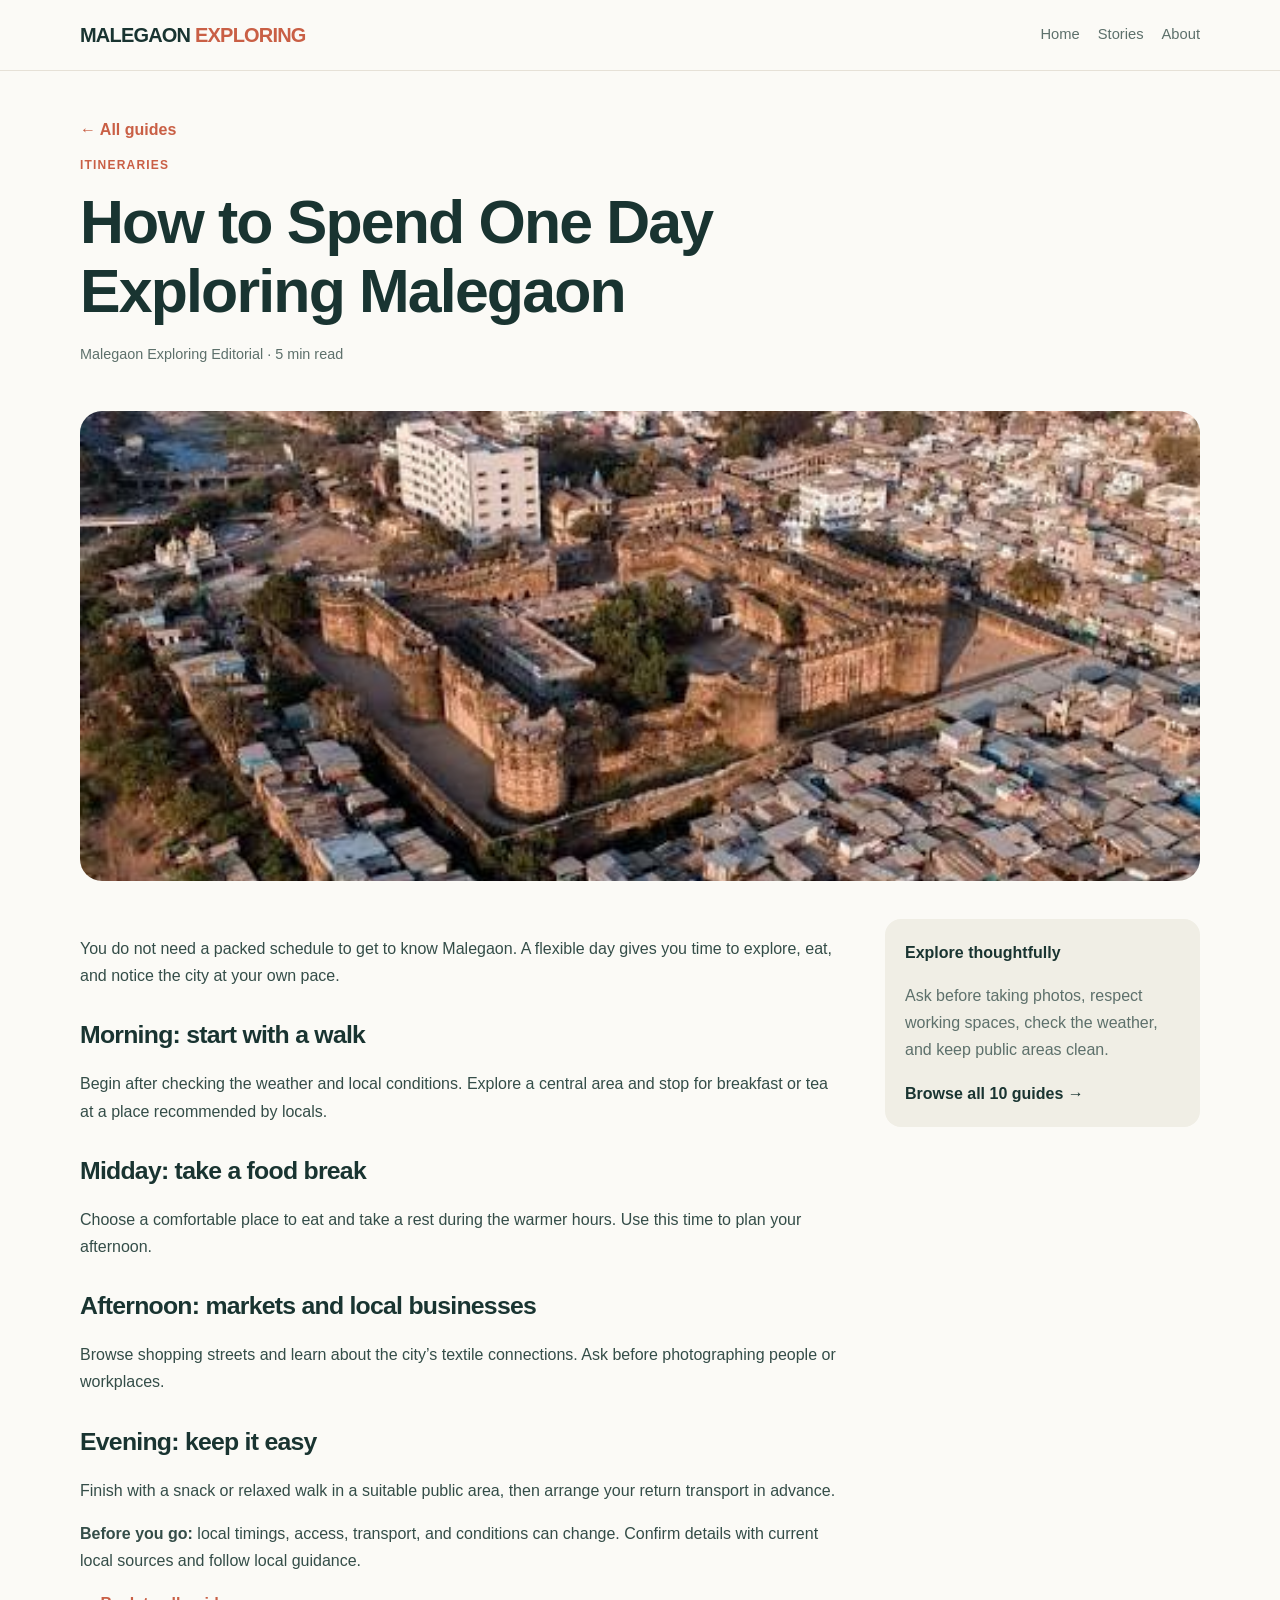
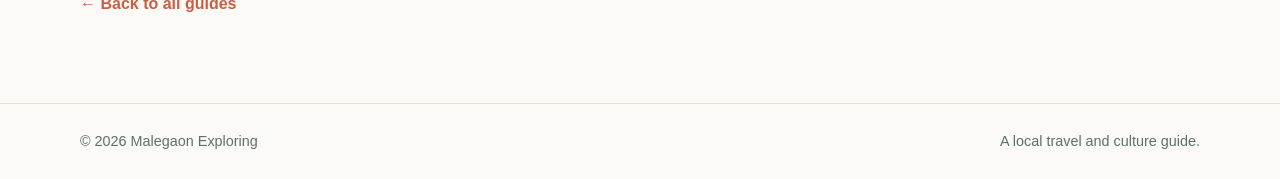
<file: post-5.html>
<!doctype html><html lang="en"><head><meta charset="utf-8"><meta name="viewport" content="width=device-width,initial-scale=1"><title>How to Spend One Day Exploring Malegaon | Malegaon Exploring</title><meta name="description" content="Make the most of a day in Malegaon with a relaxed itinerary built around local streets, food stops, markets, and cultural discovery."><link rel="canonical" href="https://malegaon-exploring.vercel.app/post-5.html"><link rel="stylesheet" href="style.css"><meta property="og:type" content="article"><meta property="og:title" content="How to Spend One Day Exploring Malegaon"><meta property="og:description" content="Make the most of a day in Malegaon with a relaxed itinerary built around local streets, food stops, markets, and cultural discovery."><meta property="og:image" content="https://malegaon-exploring.vercel.app/post-5.jpg"></head><body><header class="top"><div class="wrap nav"><a class="brand" href="index.html">MALEGAON <span>EXPLORING</span></a><nav class="links"><a href="index.html">Home</a><a href="index.html#stories">Stories</a><a href="index.html#about">About</a></nav></div></header><main class="wrap"><header class="articlehead"><a class="back" href="index.html">← All guides</a><p class="category">Itineraries</p><h1>How to Spend One Day Exploring Malegaon</h1><p class="meta">Malegaon Exploring Editorial · 5 min read</p></header><img class="feature" src="post-5.jpg" alt="Aerial view of the historic fort and surrounding cityscape in Malegaon" width="1200" height="675"><div class="articlegrid"><article class="content"><p>You do not need a packed schedule to get to know Malegaon. A flexible day gives you time to explore, eat, and notice the city at your own pace.</p><h2>Morning: start with a walk</h2><p>Begin after checking the weather and local conditions. Explore a central area and stop for breakfast or tea at a place recommended by locals.</p><h2>Midday: take a food break</h2><p>Choose a comfortable place to eat and take a rest during the warmer hours. Use this time to plan your afternoon.</p><h2>Afternoon: markets and local businesses</h2><p>Browse shopping streets and learn about the city’s textile connections. Ask before photographing people or workplaces.</p><h2>Evening: keep it easy</h2><p>Finish with a snack or relaxed walk in a suitable public area, then arrange your return transport in advance.</p><p><strong>Before you go:</strong> local timings, access, transport, and conditions can change. Confirm details with current local sources and follow local guidance.</p><p><a class="back" href="index.html">← Back to all guides</a></p></article><aside class="aside"><strong>Explore thoughtfully</strong><p class="muted">Ask before taking photos, respect working spaces, check the weather, and keep public areas clean.</p><a class="read" href="index.html#stories">Browse all 10 guides →</a></aside></div></main><footer class="footer" id="about"><div class="wrap footerin"><span>© 2026 Malegaon Exploring</span><span>A local travel and culture guide.</span></div></footer></body></html>
</file>
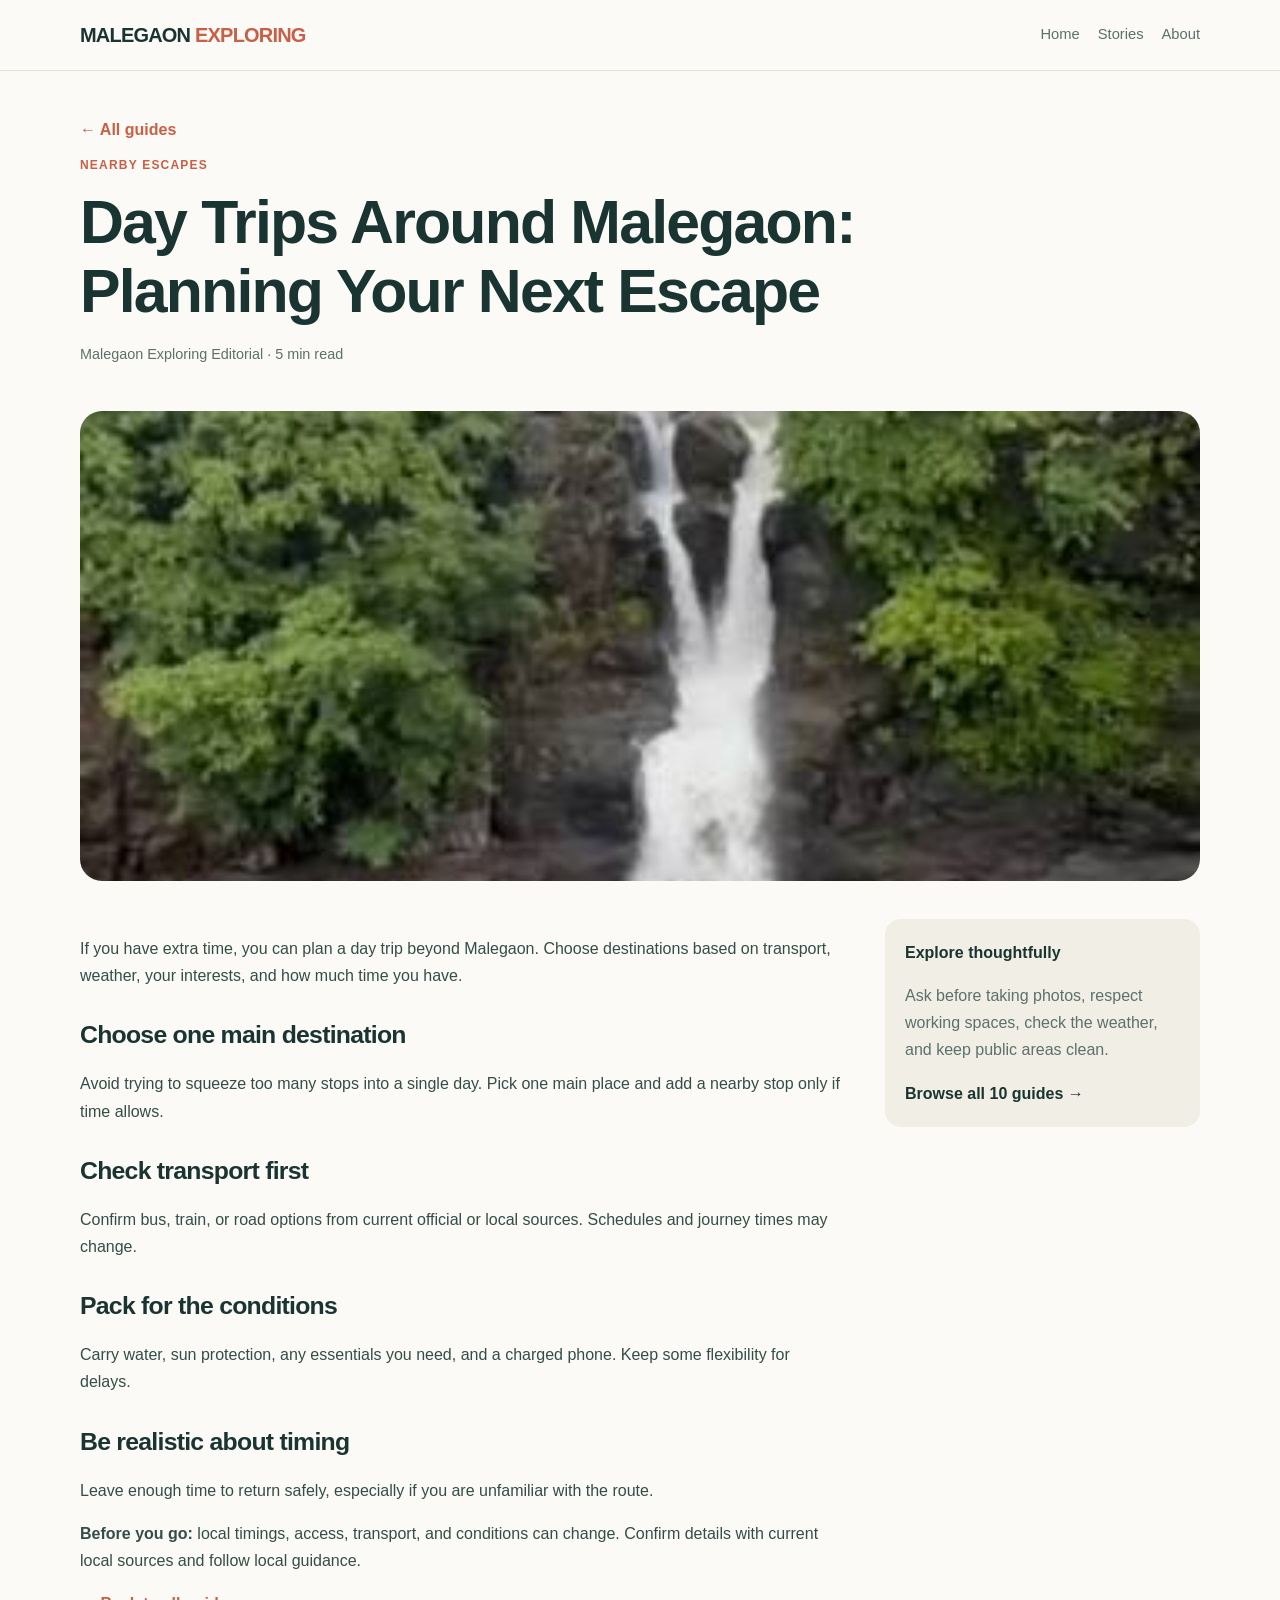
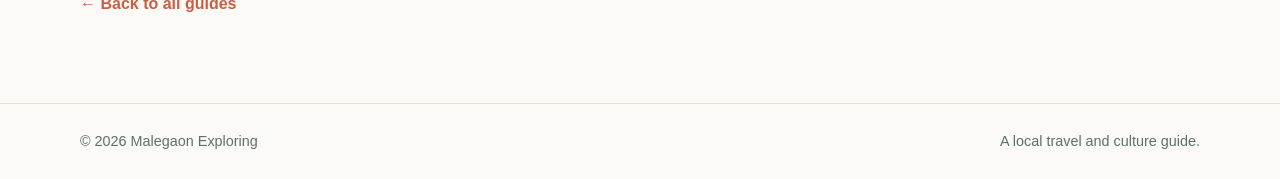
<file: post-6.html>
<!doctype html><html lang="en"><head><meta charset="utf-8"><meta name="viewport" content="width=device-width,initial-scale=1"><title>Day Trips Around Malegaon: Planning Your Next Escape | Malegaon Exploring</title><meta name="description" content="Use Malegaon as a starting point for a wider North Maharashtra trip, with advice for checking routes, opening times, and travel conditions."><link rel="canonical" href="https://malegaon-exploring.vercel.app/post-6.html"><link rel="stylesheet" href="style.css"><meta property="og:type" content="article"><meta property="og:title" content="Day Trips Around Malegaon: Planning Your Next Escape"><meta property="og:description" content="Use Malegaon as a starting point for a wider North Maharashtra trip, with advice for checking routes, opening times, and travel conditions."><meta property="og:image" content="https://malegaon-exploring.vercel.app/post-6.jpg"></head><body><header class="top"><div class="wrap nav"><a class="brand" href="index.html">MALEGAON <span>EXPLORING</span></a><nav class="links"><a href="index.html">Home</a><a href="index.html#stories">Stories</a><a href="index.html#about">About</a></nav></div></header><main class="wrap"><header class="articlehead"><a class="back" href="index.html">← All guides</a><p class="category">Nearby Escapes</p><h1>Day Trips Around Malegaon: Planning Your Next Escape</h1><p class="meta">Malegaon Exploring Editorial · 5 min read</p></header><img class="feature" src="post-6.jpg" alt="Green waterfall and landscape near Malegaon, a weekend escape" width="1200" height="675"><div class="articlegrid"><article class="content"><p>If you have extra time, you can plan a day trip beyond Malegaon. Choose destinations based on transport, weather, your interests, and how much time you have.</p><h2>Choose one main destination</h2><p>Avoid trying to squeeze too many stops into a single day. Pick one main place and add a nearby stop only if time allows.</p><h2>Check transport first</h2><p>Confirm bus, train, or road options from current official or local sources. Schedules and journey times may change.</p><h2>Pack for the conditions</h2><p>Carry water, sun protection, any essentials you need, and a charged phone. Keep some flexibility for delays.</p><h2>Be realistic about timing</h2><p>Leave enough time to return safely, especially if you are unfamiliar with the route.</p><p><strong>Before you go:</strong> local timings, access, transport, and conditions can change. Confirm details with current local sources and follow local guidance.</p><p><a class="back" href="index.html">← Back to all guides</a></p></article><aside class="aside"><strong>Explore thoughtfully</strong><p class="muted">Ask before taking photos, respect working spaces, check the weather, and keep public areas clean.</p><a class="read" href="index.html#stories">Browse all 10 guides →</a></aside></div></main><footer class="footer" id="about"><div class="wrap footerin"><span>© 2026 Malegaon Exploring</span><span>A local travel and culture guide.</span></div></footer></body></html>
</file>
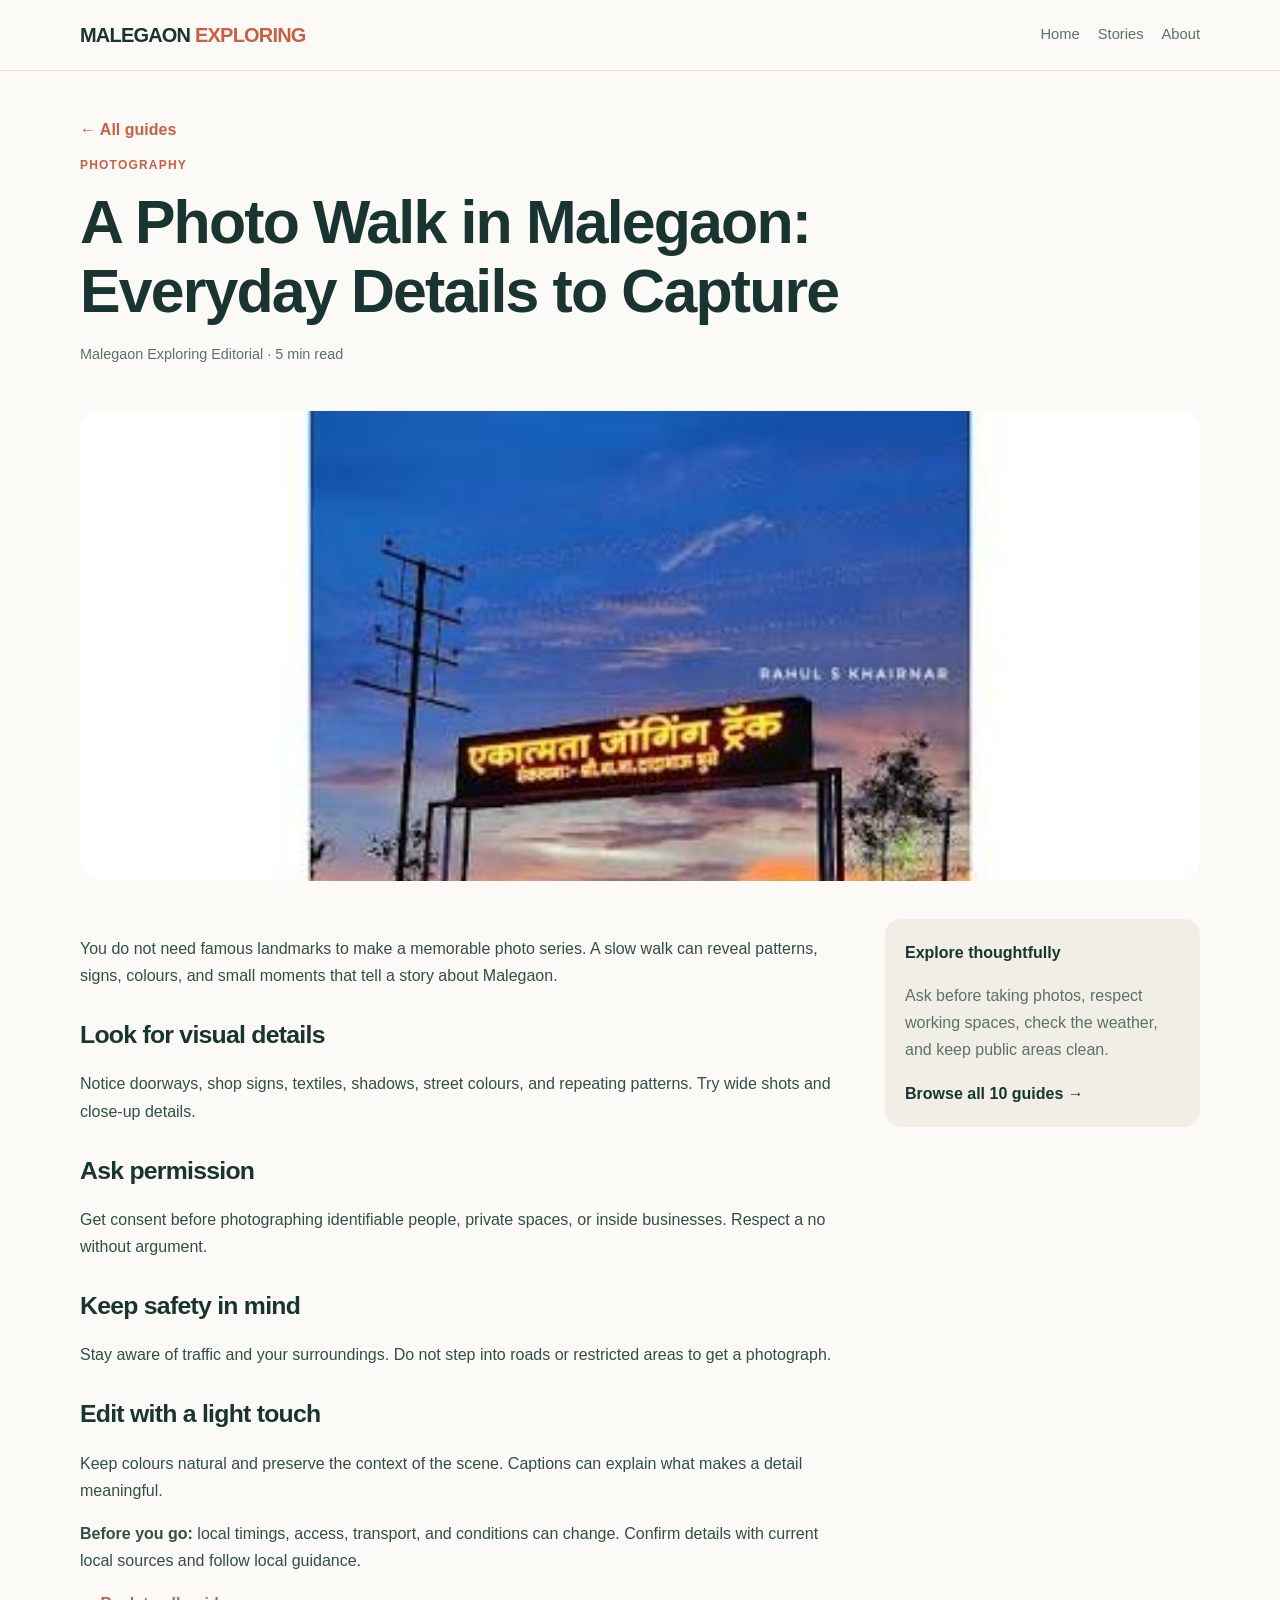
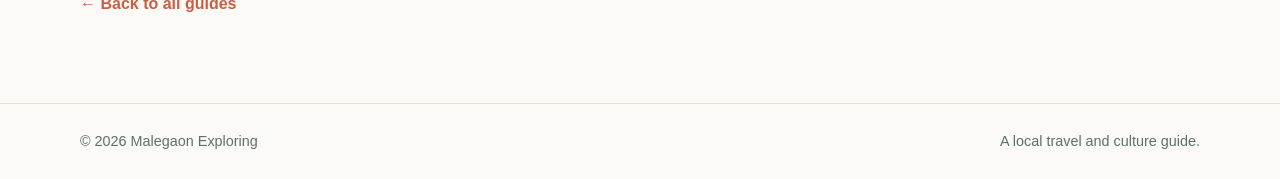
<file: post-7.html>
<!doctype html><html lang="en"><head><meta charset="utf-8"><meta name="viewport" content="width=device-width,initial-scale=1"><title>A Photo Walk in Malegaon: Everyday Details to Capture | Malegaon Exploring</title><meta name="description" content="Plan a thoughtful photo walk in Malegaon and learn how to photograph streets, textures, architecture, and everyday scenes respectfully."><link rel="canonical" href="https://malegaon-exploring.vercel.app/post-7.html"><link rel="stylesheet" href="style.css"><meta property="og:type" content="article"><meta property="og:title" content="A Photo Walk in Malegaon: Everyday Details to Capture"><meta property="og:description" content="Plan a thoughtful photo walk in Malegaon and learn how to photograph streets, textures, architecture, and everyday scenes respectfully."><meta property="og:image" content="https://malegaon-exploring.vercel.app/post-7.jpg"></head><body><header class="top"><div class="wrap nav"><a class="brand" href="index.html">MALEGAON <span>EXPLORING</span></a><nav class="links"><a href="index.html">Home</a><a href="index.html#stories">Stories</a><a href="index.html#about">About</a></nav></div></header><main class="wrap"><header class="articlehead"><a class="back" href="index.html">← All guides</a><p class="category">Photography</p><h1>A Photo Walk in Malegaon: Everyday Details to Capture</h1><p class="meta">Malegaon Exploring Editorial · 5 min read</p></header><img class="feature" src="post-7.jpg" alt="A local gateway in Malegaon at sunset" width="1200" height="675"><div class="articlegrid"><article class="content"><p>You do not need famous landmarks to make a memorable photo series. A slow walk can reveal patterns, signs, colours, and small moments that tell a story about Malegaon.</p><h2>Look for visual details</h2><p>Notice doorways, shop signs, textiles, shadows, street colours, and repeating patterns. Try wide shots and close-up details.</p><h2>Ask permission</h2><p>Get consent before photographing identifiable people, private spaces, or inside businesses. Respect a no without argument.</p><h2>Keep safety in mind</h2><p>Stay aware of traffic and your surroundings. Do not step into roads or restricted areas to get a photograph.</p><h2>Edit with a light touch</h2><p>Keep colours natural and preserve the context of the scene. Captions can explain what makes a detail meaningful.</p><p><strong>Before you go:</strong> local timings, access, transport, and conditions can change. Confirm details with current local sources and follow local guidance.</p><p><a class="back" href="index.html">← Back to all guides</a></p></article><aside class="aside"><strong>Explore thoughtfully</strong><p class="muted">Ask before taking photos, respect working spaces, check the weather, and keep public areas clean.</p><a class="read" href="index.html#stories">Browse all 10 guides →</a></aside></div></main><footer class="footer" id="about"><div class="wrap footerin"><span>© 2026 Malegaon Exploring</span><span>A local travel and culture guide.</span></div></footer></body></html>
</file>
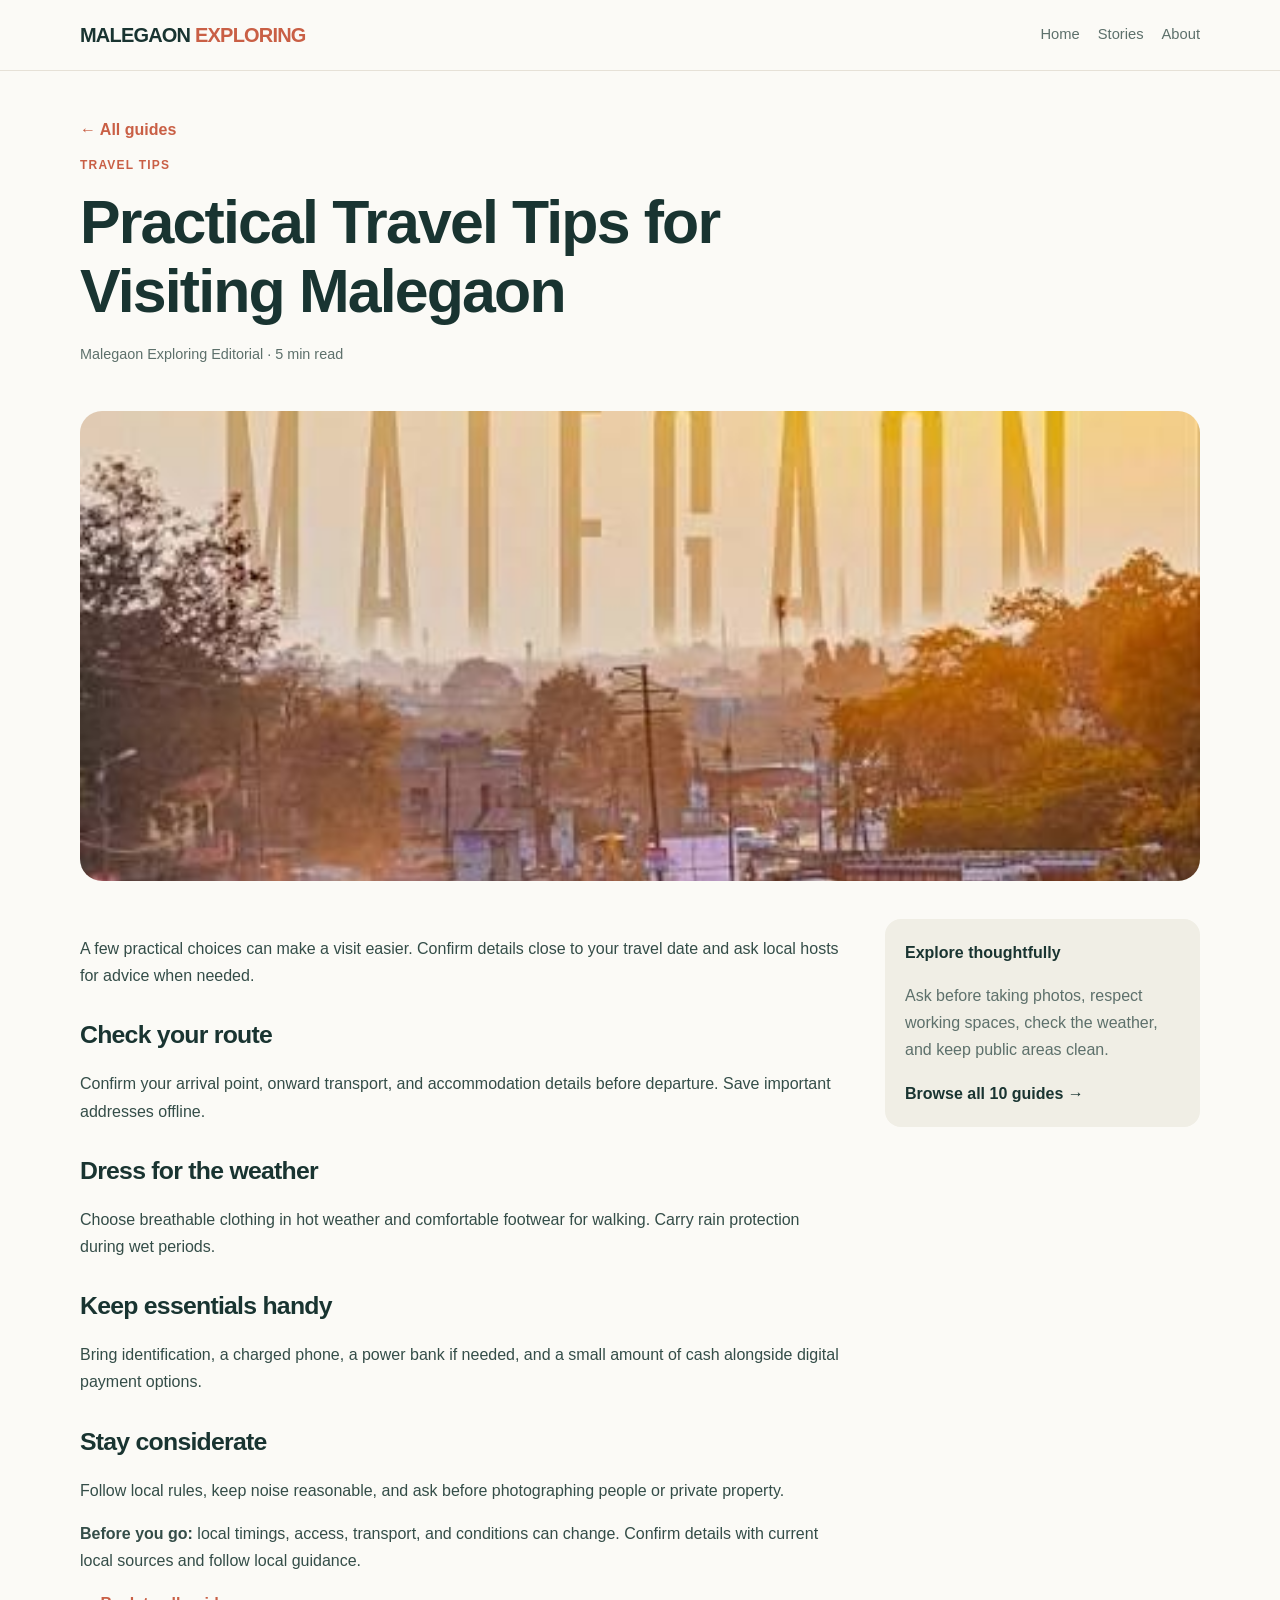
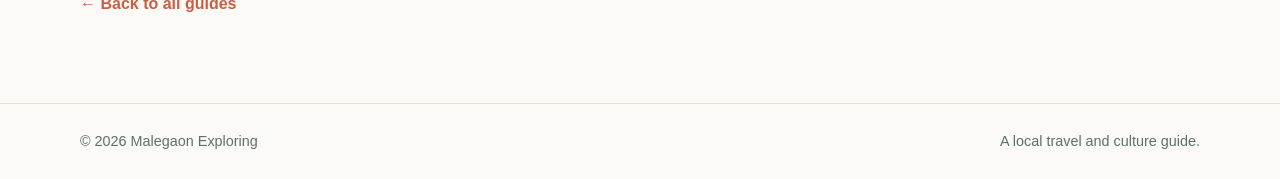
<file: post-8.html>
<!doctype html><html lang="en"><head><meta charset="utf-8"><meta name="viewport" content="width=device-width,initial-scale=1"><title>Practical Travel Tips for Visiting Malegaon | Malegaon Exploring</title><meta name="description" content="Prepare for a smoother visit to Malegaon with tips for transport, weather, clothing, cash, connectivity, and respectful local travel."><link rel="canonical" href="https://malegaon-exploring.vercel.app/post-8.html"><link rel="stylesheet" href="style.css"><meta property="og:type" content="article"><meta property="og:title" content="Practical Travel Tips for Visiting Malegaon"><meta property="og:description" content="Prepare for a smoother visit to Malegaon with tips for transport, weather, clothing, cash, connectivity, and respectful local travel."><meta property="og:image" content="https://malegaon-exploring.vercel.app/post-8.jpg"></head><body><header class="top"><div class="wrap nav"><a class="brand" href="index.html">MALEGAON <span>EXPLORING</span></a><nav class="links"><a href="index.html">Home</a><a href="index.html#stories">Stories</a><a href="index.html#about">About</a></nav></div></header><main class="wrap"><header class="articlehead"><a class="back" href="index.html">← All guides</a><p class="category">Travel Tips</p><h1>Practical Travel Tips for Visiting Malegaon</h1><p class="meta">Malegaon Exploring Editorial · 5 min read</p></header><img class="feature" src="post-8.jpg" alt="Powerloom machinery inside a textile workshop in Malegaon" width="1200" height="675"><div class="articlegrid"><article class="content"><p>A few practical choices can make a visit easier. Confirm details close to your travel date and ask local hosts for advice when needed.</p><h2>Check your route</h2><p>Confirm your arrival point, onward transport, and accommodation details before departure. Save important addresses offline.</p><h2>Dress for the weather</h2><p>Choose breathable clothing in hot weather and comfortable footwear for walking. Carry rain protection during wet periods.</p><h2>Keep essentials handy</h2><p>Bring identification, a charged phone, a power bank if needed, and a small amount of cash alongside digital payment options.</p><h2>Stay considerate</h2><p>Follow local rules, keep noise reasonable, and ask before photographing people or private property.</p><p><strong>Before you go:</strong> local timings, access, transport, and conditions can change. Confirm details with current local sources and follow local guidance.</p><p><a class="back" href="index.html">← Back to all guides</a></p></article><aside class="aside"><strong>Explore thoughtfully</strong><p class="muted">Ask before taking photos, respect working spaces, check the weather, and keep public areas clean.</p><a class="read" href="index.html#stories">Browse all 10 guides →</a></aside></div></main><footer class="footer" id="about"><div class="wrap footerin"><span>© 2026 Malegaon Exploring</span><span>A local travel and culture guide.</span></div></footer></body></html>
</file>
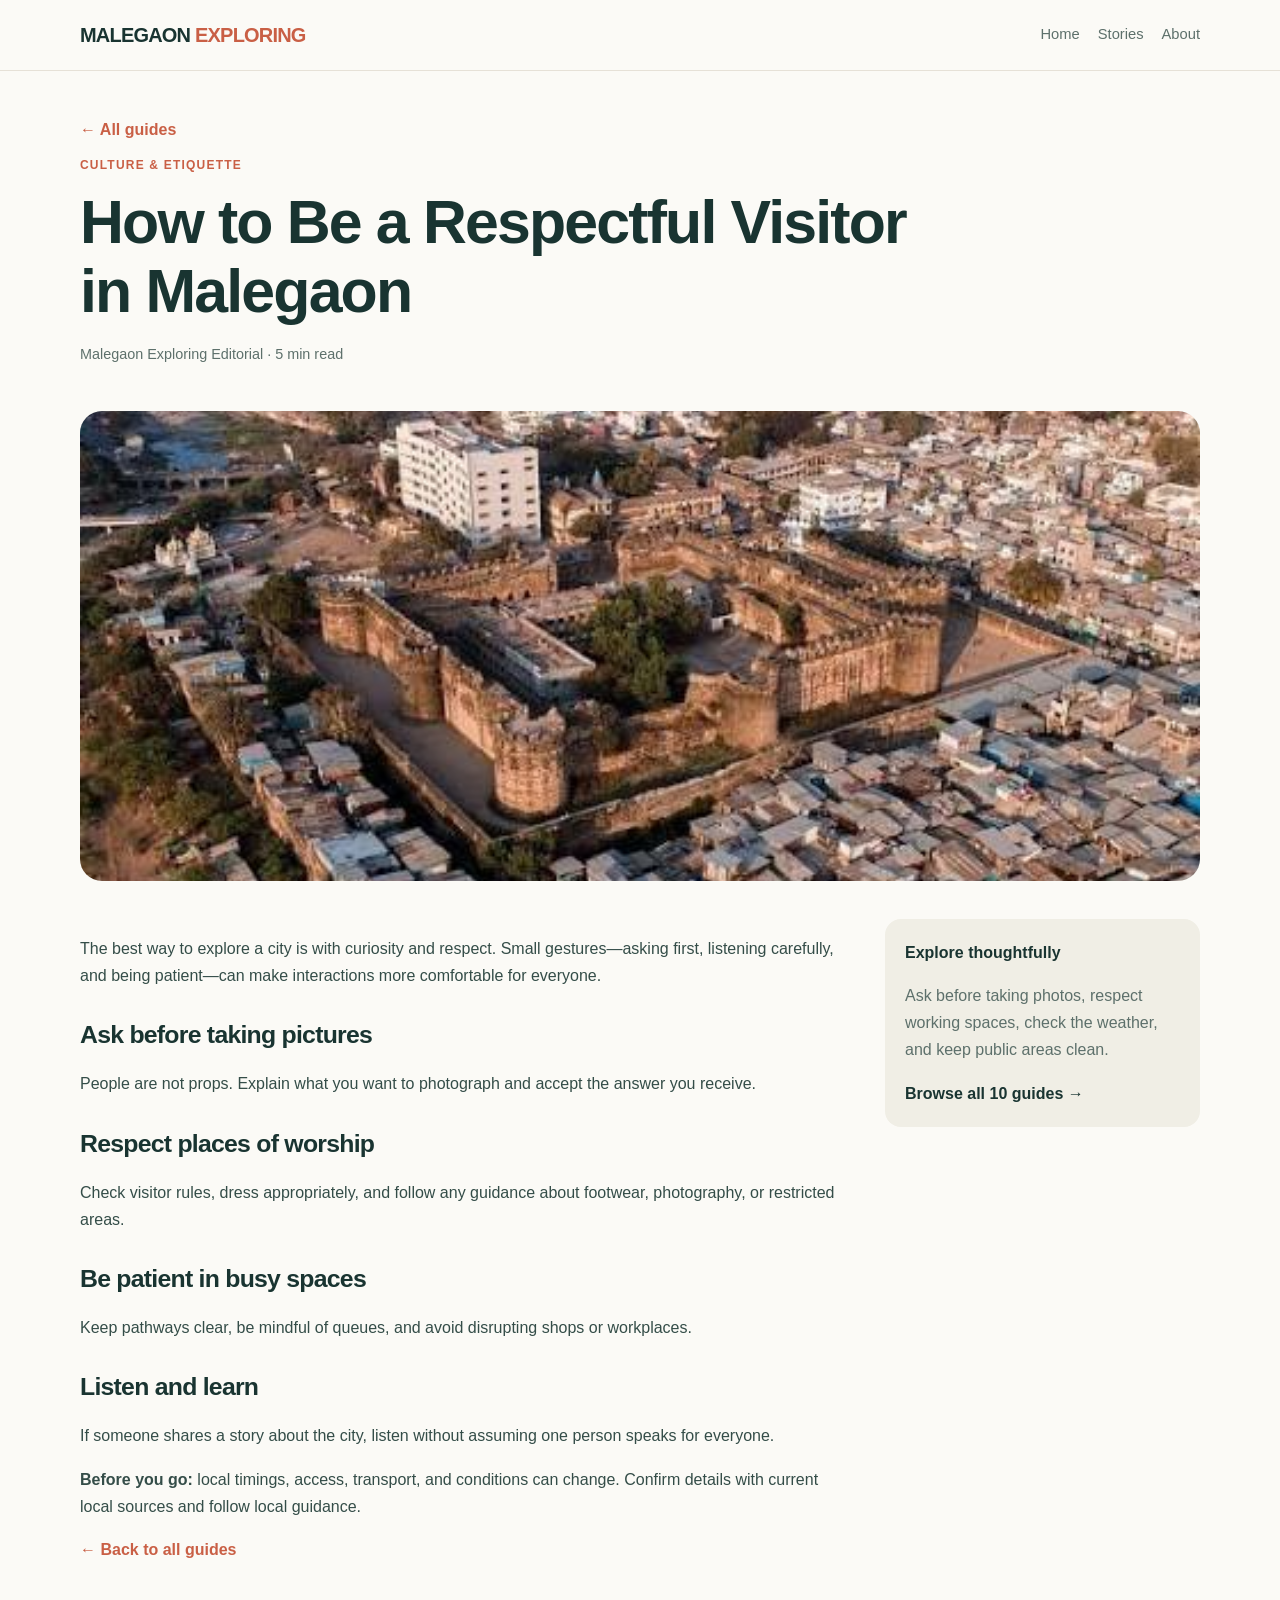
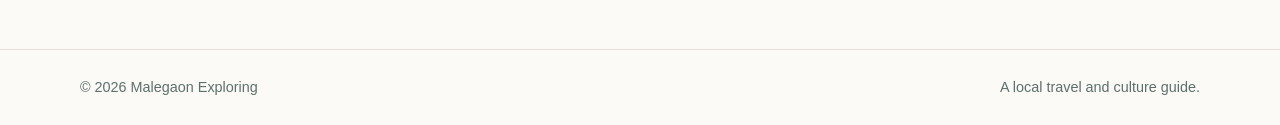
<file: post-9.html>
<!doctype html><html lang="en"><head><meta charset="utf-8"><meta name="viewport" content="width=device-width,initial-scale=1"><title>How to Be a Respectful Visitor in Malegaon | Malegaon Exploring</title><meta name="description" content="A practical guide to local etiquette in Malegaon, from photography and dress to market behaviour and conversations with residents."><link rel="canonical" href="https://malegaon-exploring.vercel.app/post-9.html"><link rel="stylesheet" href="style.css"><meta property="og:type" content="article"><meta property="og:title" content="How to Be a Respectful Visitor in Malegaon"><meta property="og:description" content="A practical guide to local etiquette in Malegaon, from photography and dress to market behaviour and conversations with residents."><meta property="og:image" content="https://malegaon-exploring.vercel.app/post-9.jpg"></head><body><header class="top"><div class="wrap nav"><a class="brand" href="index.html">MALEGAON <span>EXPLORING</span></a><nav class="links"><a href="index.html">Home</a><a href="index.html#stories">Stories</a><a href="index.html#about">About</a></nav></div></header><main class="wrap"><header class="articlehead"><a class="back" href="index.html">← All guides</a><p class="category">Culture &amp; Etiquette</p><h1>How to Be a Respectful Visitor in Malegaon</h1><p class="meta">Malegaon Exploring Editorial · 5 min read</p></header><img class="feature" src="post-9.jpg" alt="Aerial view of the historic fort and surrounding cityscape in Malegaon" width="1200" height="675"><div class="articlegrid"><article class="content"><p>The best way to explore a city is with curiosity and respect. Small gestures—asking first, listening carefully, and being patient—can make interactions more comfortable for everyone.</p><h2>Ask before taking pictures</h2><p>People are not props. Explain what you want to photograph and accept the answer you receive.</p><h2>Respect places of worship</h2><p>Check visitor rules, dress appropriately, and follow any guidance about footwear, photography, or restricted areas.</p><h2>Be patient in busy spaces</h2><p>Keep pathways clear, be mindful of queues, and avoid disrupting shops or workplaces.</p><h2>Listen and learn</h2><p>If someone shares a story about the city, listen without assuming one person speaks for everyone.</p><p><strong>Before you go:</strong> local timings, access, transport, and conditions can change. Confirm details with current local sources and follow local guidance.</p><p><a class="back" href="index.html">← Back to all guides</a></p></article><aside class="aside"><strong>Explore thoughtfully</strong><p class="muted">Ask before taking photos, respect working spaces, check the weather, and keep public areas clean.</p><a class="read" href="index.html#stories">Browse all 10 guides →</a></aside></div></main><footer class="footer" id="about"><div class="wrap footerin"><span>© 2026 Malegaon Exploring</span><span>A local travel and culture guide.</span></div></footer></body></html>
</file>
<file: style.css>
*{box-sizing:border-box}body{margin:0;background:#fbfaf6;color:#193431;font:16px/1.7 Arial,Helvetica,sans-serif}a{color:inherit}.wrap{width:min(1120px,calc(100% - 32px));margin:auto}.top{border-bottom:1px solid #e6e1d7}.nav{padding:18px 0;display:flex;justify-content:space-between;gap:16px;align-items:center}.brand{font-weight:900;font-size:1.25rem;text-decoration:none;letter-spacing:-.04em}.brand span{color:#c95f45}.links{display:flex;gap:18px;flex-wrap:wrap}.links a{text-decoration:none;color:#5d706b;font-size:.92rem}.hero{padding:60px 0 40px;display:grid;grid-template-columns:1fr 1fr;gap:36px;align-items:center}.eyebrow{text-transform:uppercase;letter-spacing:.14em;color:#c95f45;font-weight:bold;font-size:.76rem}h1,h2,h3{line-height:1.15;letter-spacing:-.03em}h1{font-size:clamp(2.3rem,5vw,4.2rem);margin:12px 0}h2{font-size:clamp(1.6rem,3vw,2.2rem)}.hero p,.muted{color:#5d706b}.hero img{width:100%;border-radius:24px}.button{display:inline-block;padding:12px 20px;background:#193431;color:#fff;text-decoration:none;border-radius:99px;font-weight:bold;margin-top:12px}.sectionhead{margin:25px 0;display:flex;justify-content:space-between;align-items:end;gap:20px}.grid{display:grid;grid-template-columns:repeat(3,minmax(0,1fr));gap:22px;padding-bottom:70px}.card{background:white;border:1px solid #e6e1d7;border-radius:18px;overflow:hidden}.card img{width:100%;aspect-ratio:16/9;object-fit:cover}.cardbody{padding:18px}.category{font-size:.75rem;text-transform:uppercase;letter-spacing:.1em;color:#c95f45;font-weight:bold}.card h2{font-size:1.3rem;margin:8px 0}.card h2 a{text-decoration:none}.card p{color:#5d706b}.read{font-weight:bold;text-decoration:none}.articlehead{padding:45px 0 20px;max-width:850px}.articlehead h1{font-size:clamp(2.2rem,5vw,3.8rem)}.meta{color:#5d706b;font-size:.9rem}.feature{width:100%;max-height:470px;object-fit:cover;border-radius:22px;margin:10px 0 30px}.articlegrid{display:grid;grid-template-columns:minmax(0,760px) 1fr;gap:45px;padding-bottom:70px}.content h2{font-size:1.55rem;margin-top:32px}.content p{color:#344d48}.aside{background:#f0eee5;border-radius:16px;padding:20px;align-self:start}.footer{border-top:1px solid #e6e1d7;padding:25px 0;color:#5d706b;font-size:.9rem}.footerin{display:flex;justify-content:space-between;gap:12px;flex-wrap:wrap}.back{color:#c95f45;text-decoration:none;font-weight:bold}@media(max-width:800px){.hero{grid-template-columns:1fr;padding-top:38px}.grid{grid-template-columns:repeat(2,minmax(0,1fr))}.articlegrid{grid-template-columns:1fr}.aside{order:-1}}@media(max-width:540px){.nav{align-items:flex-start;flex-direction:column}.grid{grid-template-columns:1fr}.wrap{width:calc(100% - 26px)}.hero{gap:22px}}
</file>
